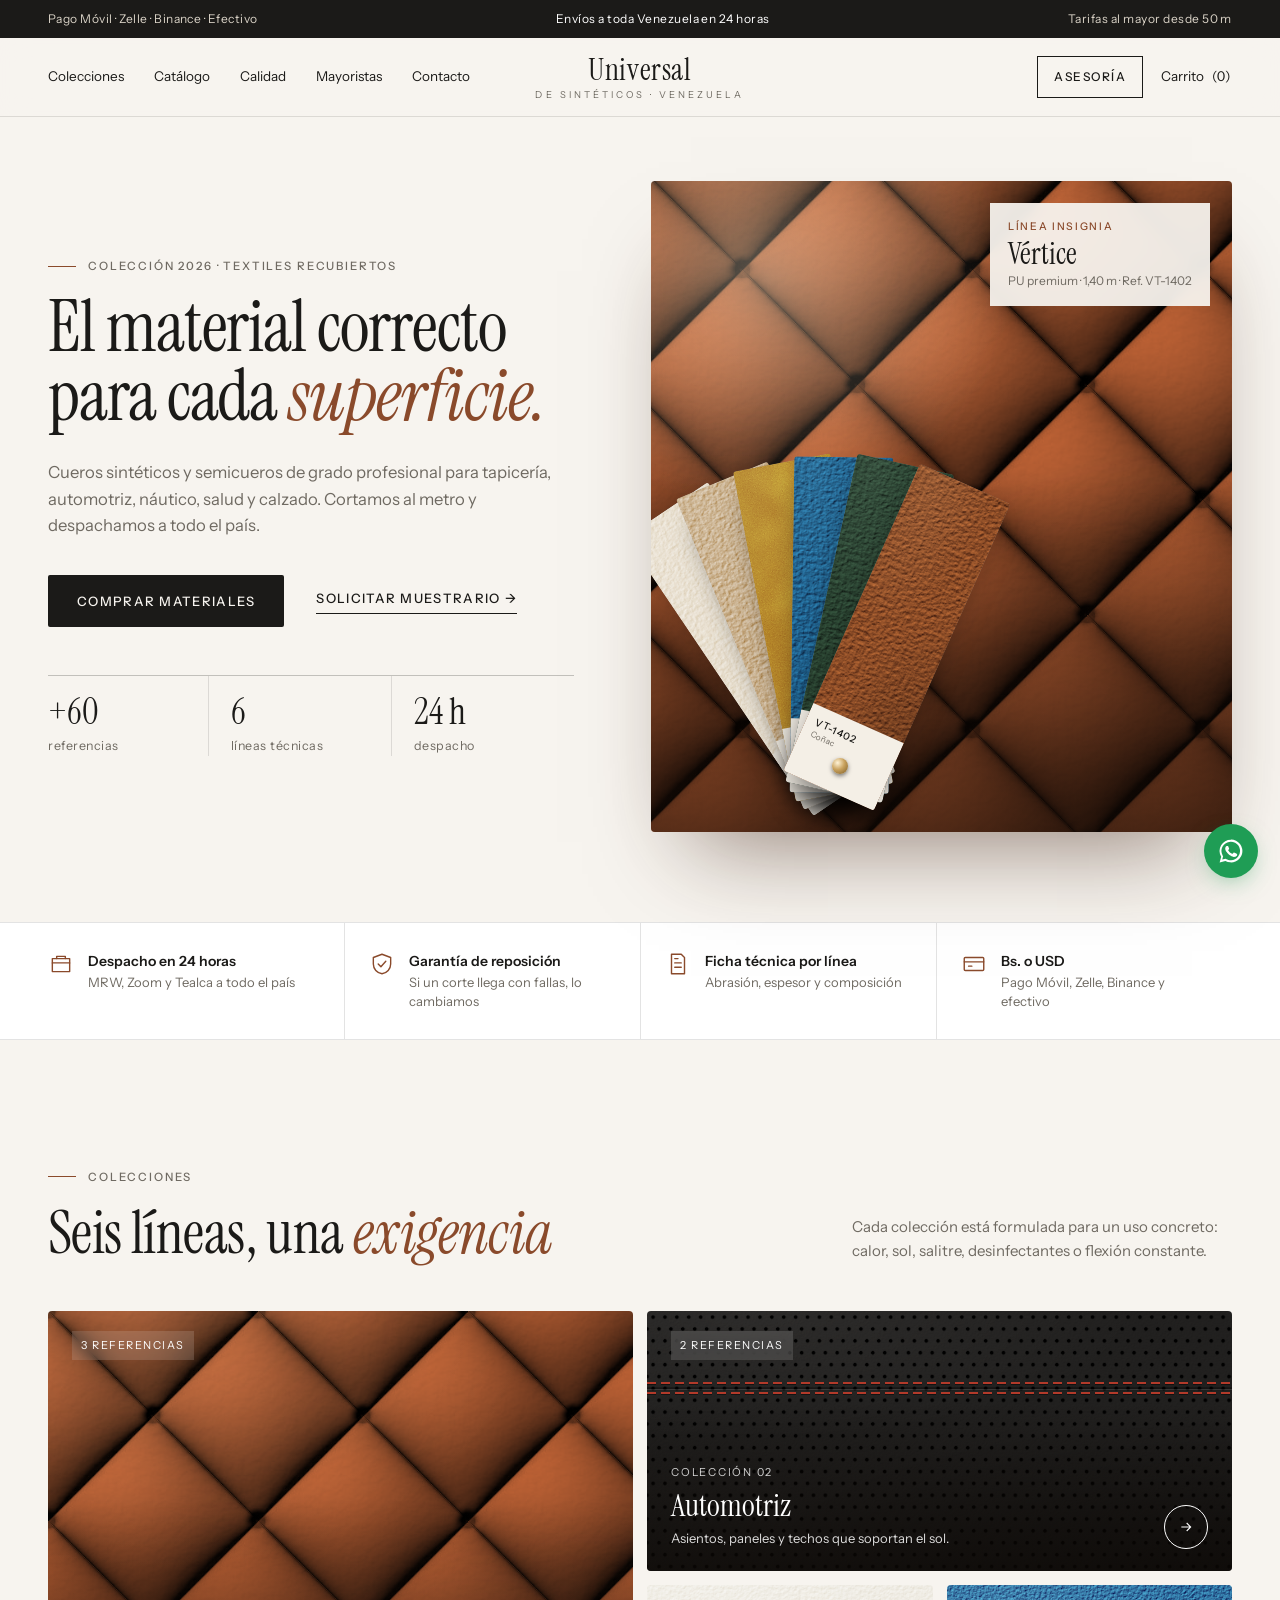
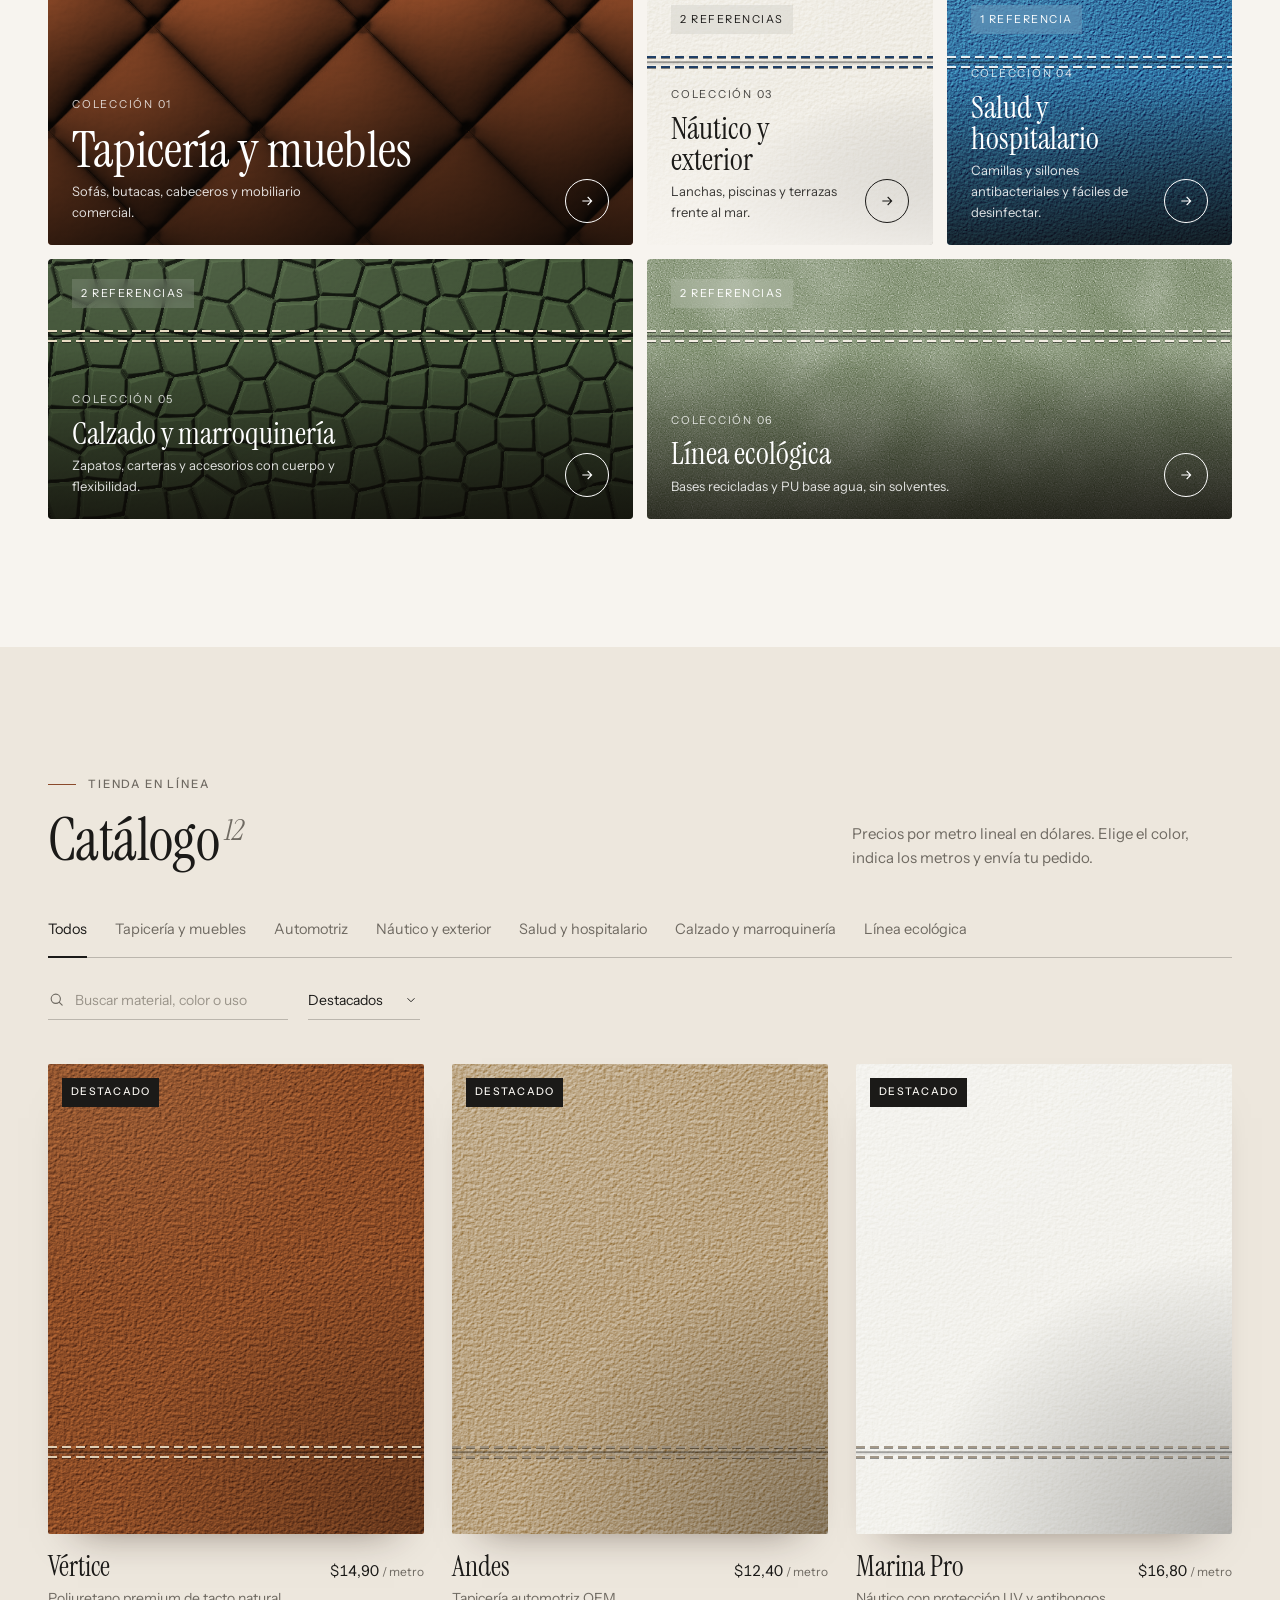
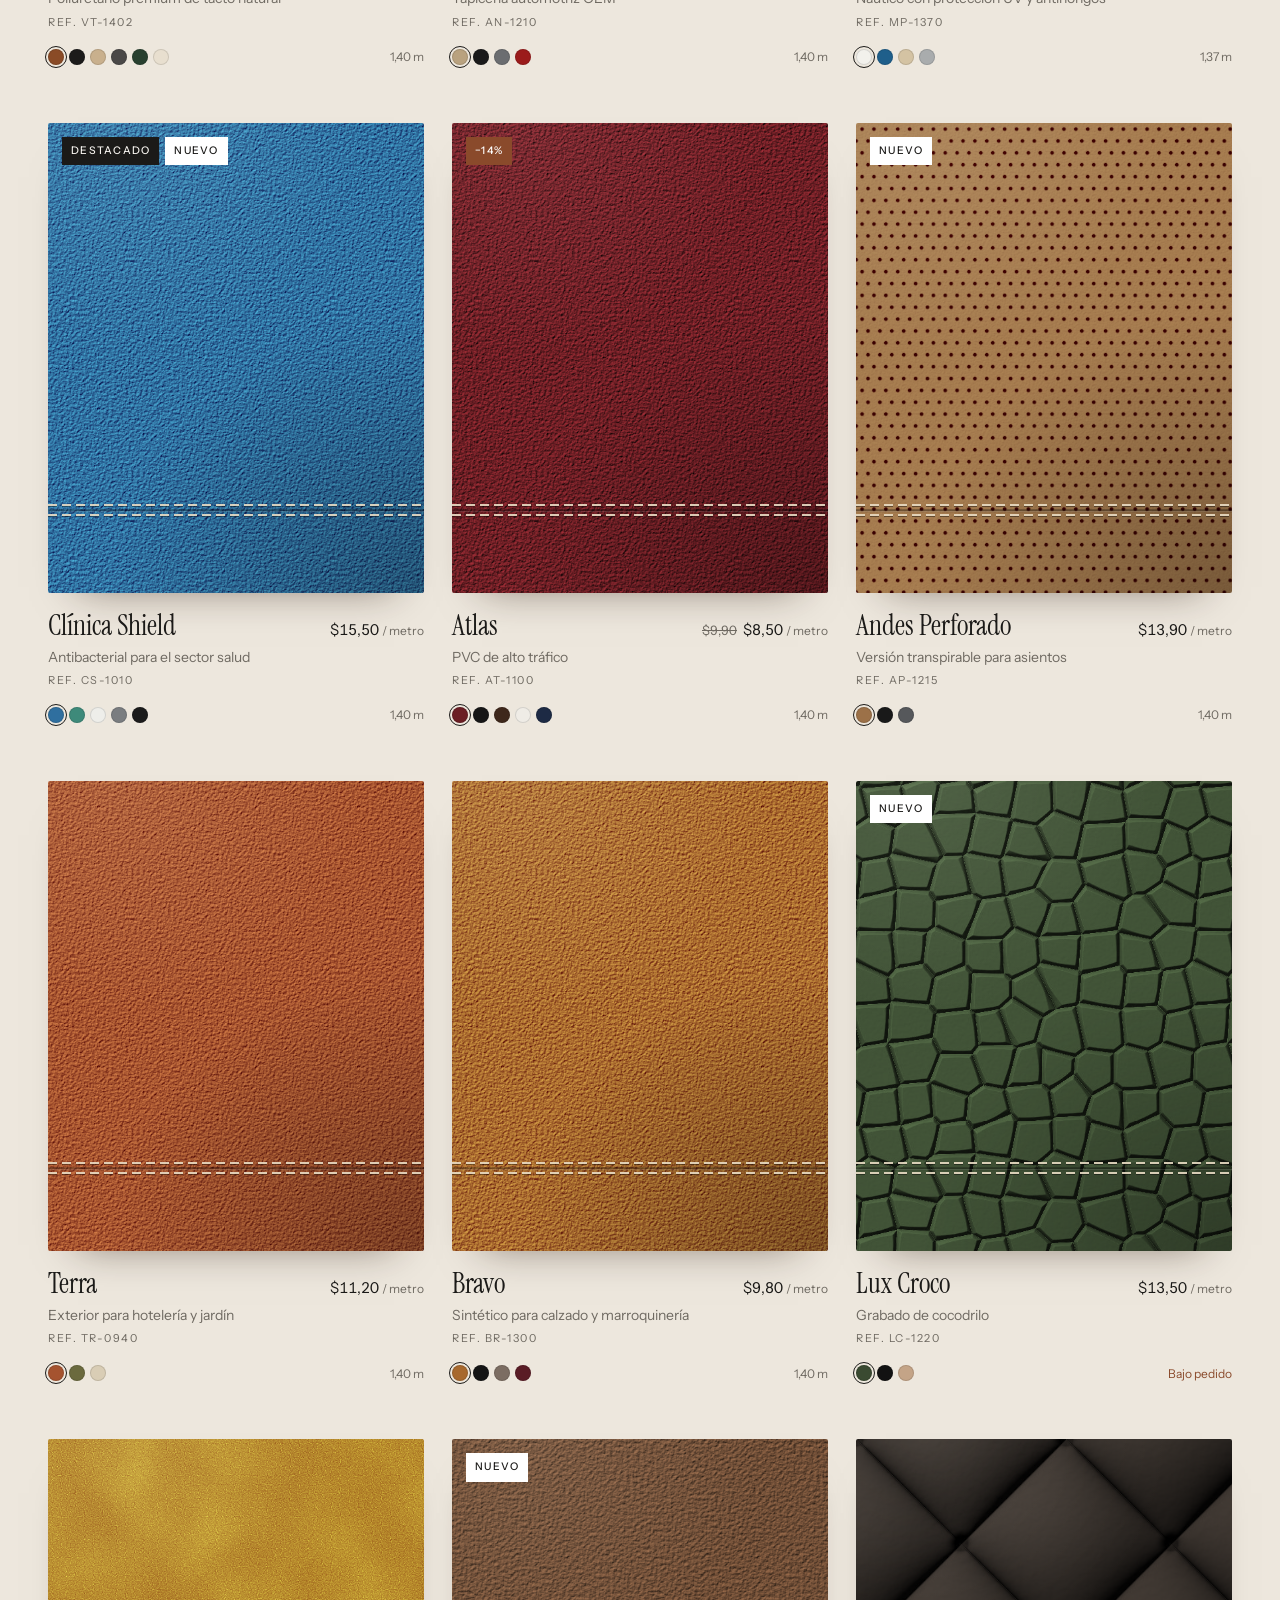
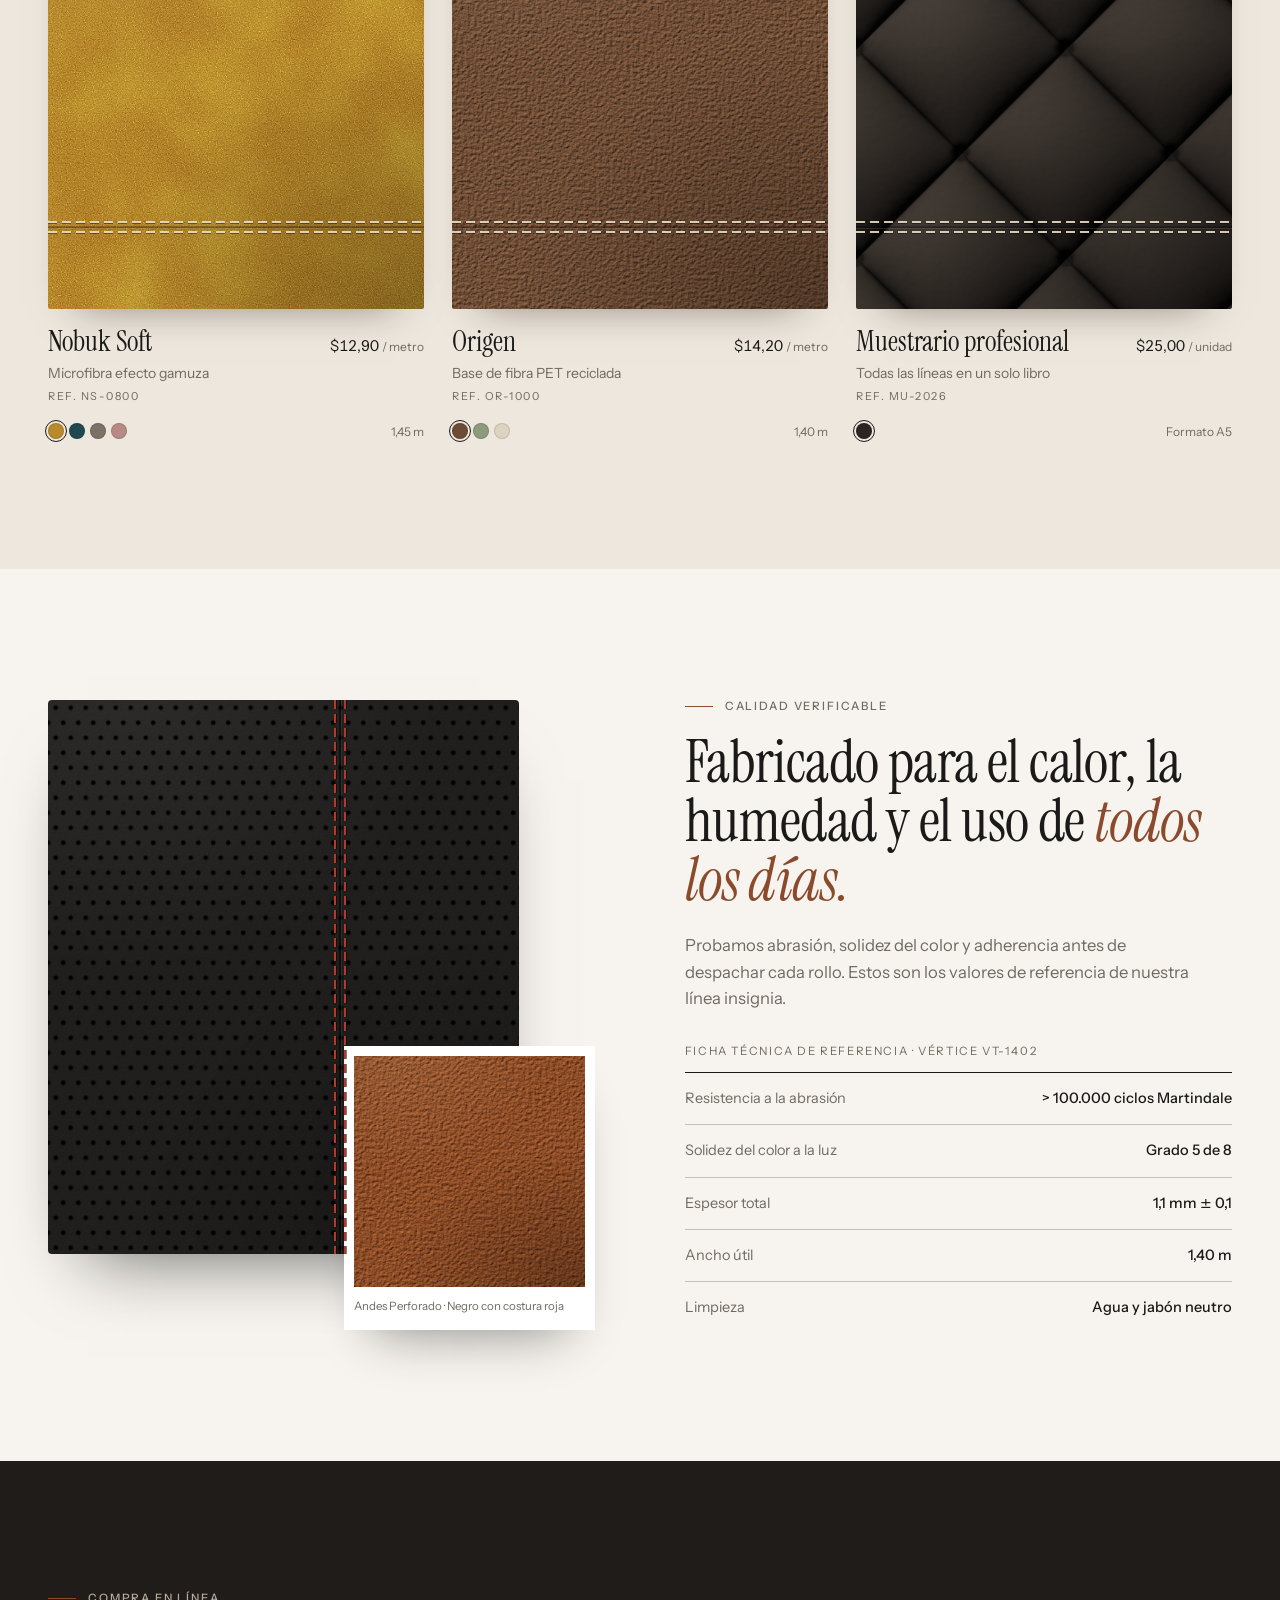
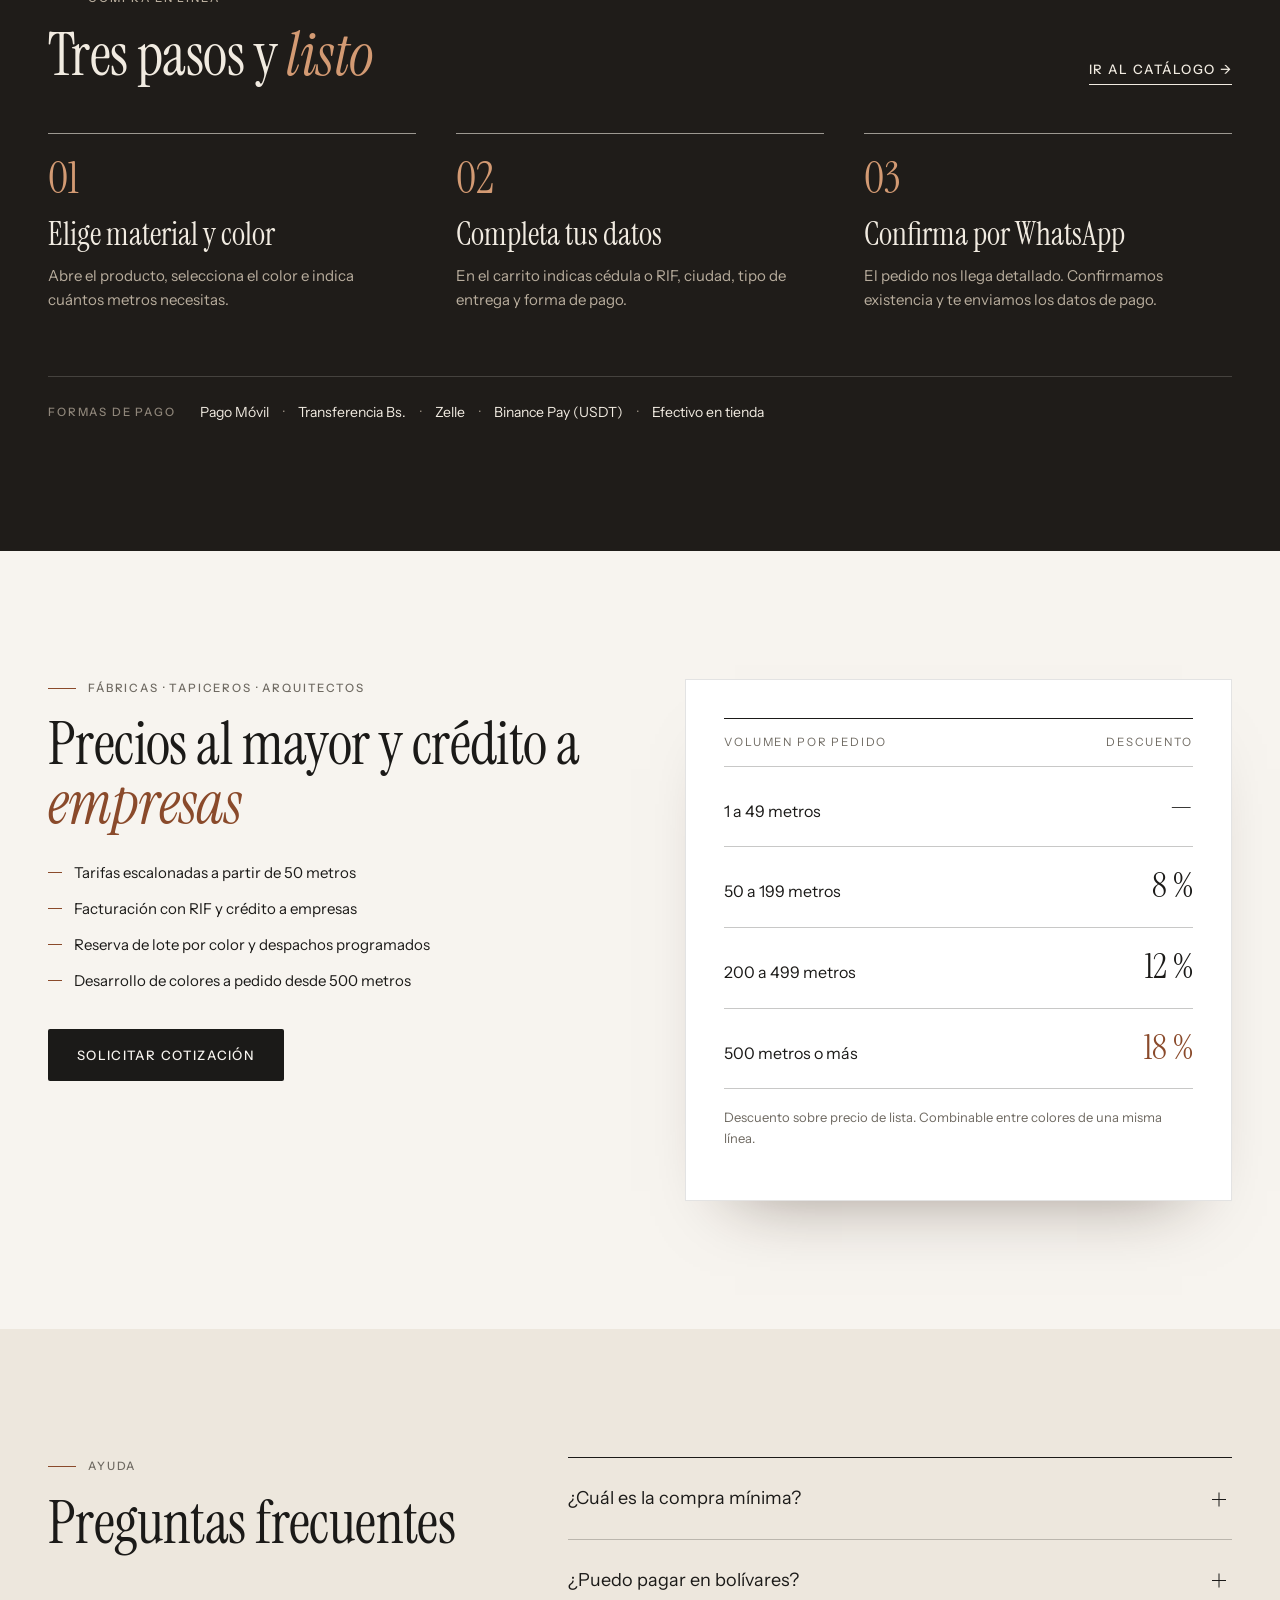
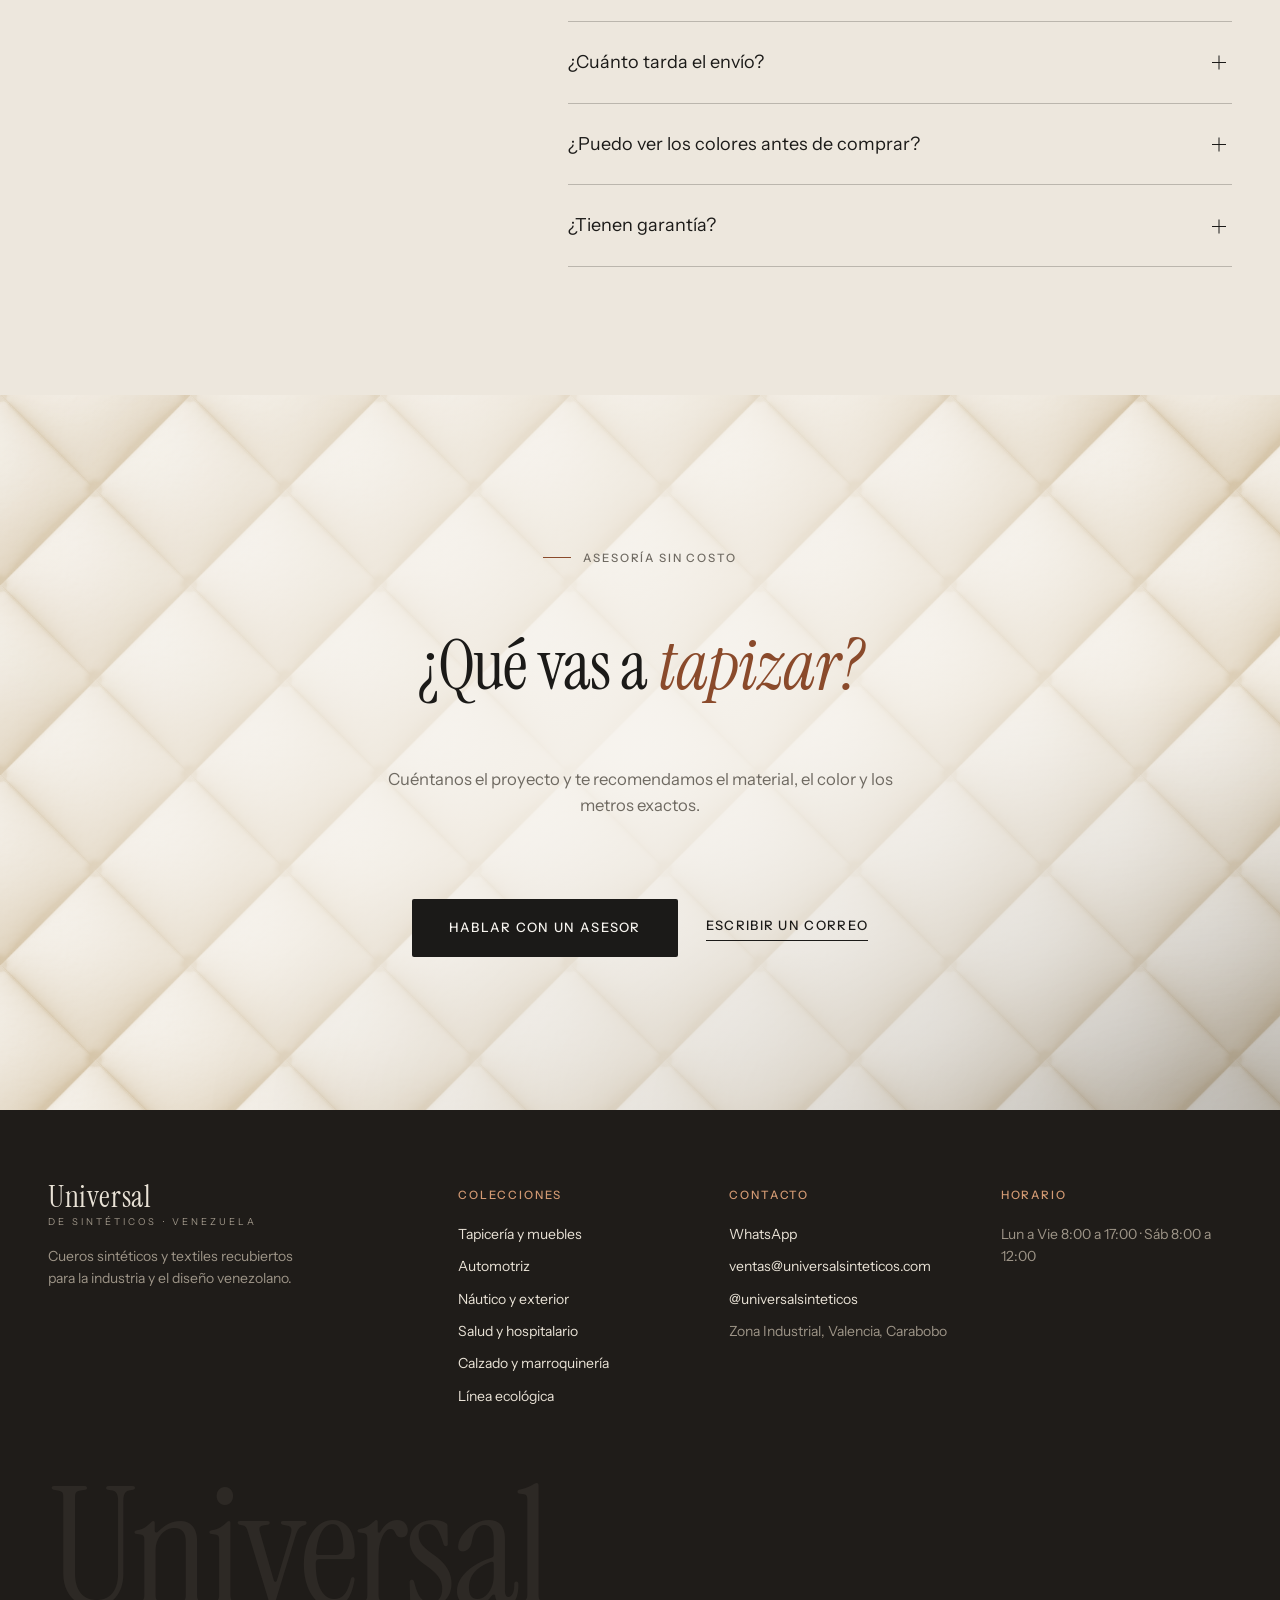
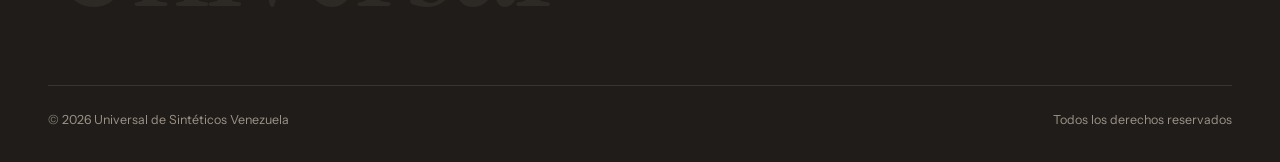
<file: index.html>
<!doctype html>
<html lang="es">
<head>
  <meta charset="utf-8">
  <meta name="viewport" content="width=device-width, initial-scale=1">
  <title>Universal de Sintéticos Venezuela · Cueros sintéticos premium</title>
  <meta name="description" content="Cueros sintéticos, semicueros y textiles recubiertos para tapicería, automotriz, náutico, salud y calzado. Venta al detal y al mayor con envío a toda Venezuela.">
  <meta name="theme-color" content="#f7f4ef">
  <meta property="og:title" content="Universal de Sintéticos Venezuela">
  <meta property="og:description" content="Superficies sintéticas premium para tapicería, automotriz, náutico, salud y calzado. Envíos a toda Venezuela.">
  <link rel="icon" href="assets/img/favicon.svg" type="image/svg+xml">
  <link rel="preconnect" href="https://fonts.googleapis.com">
  <link rel="preconnect" href="https://fonts.gstatic.com" crossorigin>
  <link href="https://fonts.googleapis.com/css2?family=Instrument+Sans:wght@400;500;600&family=Instrument+Serif:ital@0;1&display=swap" rel="stylesheet">
  <link rel="stylesheet" href="assets/css/styles.css">
</head>
<body>

  <!-- ============ BARRA SUPERIOR ============ -->
  <div class="topbar">
    <div class="container topbar__inner">
      <span>Pago Móvil · Zelle · Binance · Efectivo</span>
      <span>Envíos a toda Venezuela en 24 horas</span>
      <span>Tarifas al mayor desde 50 m</span>
    </div>
  </div>

  <!-- ============ NAVEGACIÓN ============ -->
  <header class="nav" id="nav">
    <div class="container nav__inner">
      <nav class="nav__links" id="nav-links">
        <a href="#colecciones">Colecciones</a>
        <a href="#catalogo">Catálogo</a>
        <a href="#calidad">Calidad</a>
        <a href="#mayoristas">Mayoristas</a>
        <a href="#contacto">Contacto</a>
      </nav>
      <button class="icon-btn menu-btn" id="menu-btn" aria-label="Menú"><svg viewBox="0 0 24 24"><path d="M4 9h16M4 15h16"/></svg></button>
      <a href="#inicio" class="brand" aria-label="Universal de Sintéticos — inicio">
        <strong>Universal</strong>
        <small>de Sintéticos · Venezuela</small>
      </a>
      <div class="nav__actions">
        <a class="nav__cta" id="nav-wa" target="_blank" rel="noopener">Asesoría</a>
        <button class="icon-btn cart-btn" id="open-cart" aria-label="Abrir carrito">
          <span class="cart-label">Carrito</span> <span class="cart-count" id="cart-count">0</span>
        </button>
      </div>
    </div>
  </header>

  <main>
    <!-- ============ HERO ============ -->
    <section class="hero" id="inicio">
      <div class="container hero__grid">
        <div class="hero__copy">
          <p class="eyebrow reveal"><span class="eyebrow__line"></span>Colección 2026 · Textiles recubiertos</p>
          <h1 class="display reveal">El material correcto para cada <em>superficie.</em></h1>
          <p class="lead reveal">Cueros sintéticos y semicueros de grado profesional para tapicería, automotriz, náutico, salud y calzado. Cortamos al metro y despachamos a todo el país.</p>
          <div class="hero__cta reveal">
            <a href="#catalogo" class="btn btn--gold">Comprar materiales</a>
            <button class="link" data-product="muestrario">Solicitar muestrario →</button>
          </div>
          <dl class="hero__kpis reveal">
            <div><dt>+60</dt><dd>referencias</dd></div>
            <div><dt>6</dt><dd>líneas técnicas</dd></div>
            <div><dt>24 h</dt><dd>despacho</dd></div>
          </dl>
        </div>

        <div class="hero__stage reveal" aria-hidden="true">
          <div class="stage">
            <div class="stage__backdrop swatch tex-capitone" style="--c:#7a3f22"></div>
            <div class="stage__light"></div>
            <div class="fan" id="fan"></div>
            <div class="stage__tag">
              <span>Línea insignia</span>
              <strong>Vértice</strong>
              <small>PU premium · 1,40 m · Ref. VT-1402</small>
            </div>
          </div>
        </div>
      </div>
    </section>

    <!-- ============ GARANTÍAS ============ -->
    <section class="assure">
      <div class="container assure__grid">
        <div><svg viewBox="0 0 24 24"><path d="M4 7h16v12H4z"/><path d="M8 7V5h8v2M4 11h16"/></svg><p><b>Despacho en 24 horas</b><span>MRW, Zoom y Tealca a todo el país</span></p></div>
        <div><svg viewBox="0 0 24 24"><path d="M12 3 4 6v6c0 4.5 3.4 8.3 8 9 4.6-.7 8-4.5 8-9V6z"/><path d="m8.5 12 2.5 2.5 4.5-5"/></svg><p><b>Garantía de reposición</b><span>Si un corte llega con fallas, lo cambiamos</span></p></div>
        <div><svg viewBox="0 0 24 24"><path d="M6 3h9l3 3v15H6z"/><path d="M9 11h6M9 15h6M9 7h3"/></svg><p><b>Ficha técnica por línea</b><span>Abrasión, espesor y composición</span></p></div>
        <div><svg viewBox="0 0 24 24"><rect x="3" y="6" width="18" height="12" rx="1"/><path d="M3 10h18M7 14h3"/></svg><p><b>Bs. o USD</b><span>Pago Móvil, Zelle, Binance y efectivo</span></p></div>
      </div>
    </section>

    <!-- ============ COLECCIONES ============ -->
    <section class="section" id="colecciones">
      <div class="container">
        <div class="section__head">
          <div>
            <p class="eyebrow"><span class="eyebrow__line"></span>Colecciones</p>
            <h2 class="title">Seis líneas, una <em>exigencia</em></h2>
          </div>
          <p class="muted">Cada colección está formulada para un uso concreto: calor, sol, salitre, desinfectantes o flexión constante.</p>
        </div>
        <div class="bento" id="bento"></div>
      </div>
    </section>

    <!-- ============ CATÁLOGO ============ -->
    <section class="section section--alt" id="catalogo">
      <div class="container">
        <div class="section__head">
          <div>
            <p class="eyebrow"><span class="eyebrow__line"></span>Tienda en línea</p>
            <h2 class="title">Catálogo<span class="count" id="ref-count"></span></h2>
          </div>
          <p class="muted">Precios por metro lineal en dólares. Elige el color, indica los metros y envía tu pedido.</p>
        </div>

        <div class="toolbar">
          <div class="chips" id="filters" role="tablist" aria-label="Filtrar por categoría"></div>
          <div class="toolbar__right">
            <label class="search">
              <svg viewBox="0 0 24 24"><circle cx="11" cy="11" r="6.5"/><path d="m20 20-4-4"/></svg>
              <input type="search" id="search" placeholder="Buscar material, color o uso" autocomplete="off">
            </label>
            <select id="sort" class="select" aria-label="Ordenar">
              <option value="destacados">Destacados</option>
              <option value="precio-asc">Menor precio</option>
              <option value="precio-desc">Mayor precio</option>
              <option value="nombre">A – Z</option>
            </select>
          </div>
        </div>

        <div class="grid" id="product-grid"></div>
        <p class="empty" id="empty" hidden>No encontramos materiales con ese criterio. Prueba con otra palabra o escríbenos por WhatsApp.</p>
      </div>
    </section>

    <!-- ============ CALIDAD ============ -->
    <section class="section" id="calidad">
      <div class="container quality">
        <div class="quality__visual" aria-hidden="true">
          <div class="swatch tex-perforado quality__img" style="--c:#1d1c1b"></div>
          <div class="seam seam--v" style="--thread:#b23a2a"></div>
          <div class="quality__inset">
            <div class="swatch tex-grano" style="--c:#8a4b26"></div>
            <span>Andes Perforado · Negro con costura roja</span>
          </div>
        </div>
        <div>
          <p class="eyebrow"><span class="eyebrow__line"></span>Calidad verificable</p>
          <h2 class="title">Fabricado para el calor, la humedad y el uso de <em>todos los días.</em></h2>
          <p class="lead">Probamos abrasión, solidez del color y adherencia antes de despachar cada rollo. Estos son los valores de referencia de nuestra línea insignia.</p>
          <table class="spec">
            <caption>Ficha técnica de referencia · Vértice VT-1402</caption>
            <tbody>
              <tr><th>Resistencia a la abrasión</th><td>&gt; 100.000 ciclos Martindale</td></tr>
              <tr><th>Solidez del color a la luz</th><td>Grado 5 de 8</td></tr>
              <tr><th>Espesor total</th><td>1,1 mm ± 0,1</td></tr>
              <tr><th>Ancho útil</th><td>1,40 m</td></tr>
              <tr><th>Limpieza</th><td>Agua y jabón neutro</td></tr>
            </tbody>
          </table>
        </div>
      </div>
    </section>

    <!-- ============ CÓMO COMPRAR ============ -->
    <section class="section section--ink" id="como-comprar">
      <div class="container">
        <div class="section__head">
          <div>
            <p class="eyebrow"><span class="eyebrow__line"></span>Compra en línea</p>
            <h2 class="title">Tres pasos y <em>listo</em></h2>
          </div>
          <a href="#catalogo" class="link link--light">Ir al catálogo →</a>
        </div>
        <ol class="steps">
          <li><span>01</span><h3>Elige material y color</h3><p>Abre el producto, selecciona el color e indica cuántos metros necesitas.</p></li>
          <li><span>02</span><h3>Completa tus datos</h3><p>En el carrito indicas cédula o RIF, ciudad, tipo de entrega y forma de pago.</p></li>
          <li><span>03</span><h3>Confirma por WhatsApp</h3><p>El pedido nos llega detallado. Confirmamos existencia y te enviamos los datos de pago.</p></li>
        </ol>
        <div class="payments" id="payments"></div>
      </div>
    </section>

    <!-- ============ MAYORISTAS ============ -->
    <section class="section" id="mayoristas">
      <div class="container wholesale">
        <div>
          <p class="eyebrow"><span class="eyebrow__line"></span>Fábricas · Tapiceros · Arquitectos</p>
          <h2 class="title">Precios al mayor y crédito a <em>empresas</em></h2>
          <ul class="ticks">
            <li>Tarifas escalonadas a partir de 50 metros</li>
            <li>Facturación con RIF y crédito a empresas</li>
            <li>Reserva de lote por color y despachos programados</li>
            <li>Desarrollo de colores a pedido desde 500 metros</li>
          </ul>
          <a class="btn btn--gold" id="wholesale-cta" target="_blank" rel="noopener">Solicitar cotización</a>
        </div>
        <div class="tiers-card">
          <div class="tiers">
            <div class="tiers__head"><span>Volumen por pedido</span><span>Descuento</span></div>
            <div class="tier"><span>1 a 49 metros</span><strong>—</strong></div>
            <div class="tier"><span>50 a 199 metros</span><strong>8 %</strong></div>
            <div class="tier"><span>200 a 499 metros</span><strong>12 %</strong></div>
            <div class="tier tier--hi"><span>500 metros o más</span><strong>18 %</strong></div>
          </div>
          <p class="tiers__note">Descuento sobre precio de lista. Combinable entre colores de una misma línea.</p>
        </div>
      </div>
    </section>

    <!-- ============ FAQ ============ -->
    <section class="section section--alt" id="faq">
      <div class="container faq-wrap">
        <div>
          <p class="eyebrow"><span class="eyebrow__line"></span>Ayuda</p>
          <h2 class="title">Preguntas frecuentes</h2>
        </div>
        <div class="faq">
          <details><summary>¿Cuál es la compra mínima?</summary><p>Vendemos desde 1 metro lineal por color. El rollo estándar mide 1,40 m de ancho; para un sofá de tres puestos suelen bastar entre 8 y 10 metros.</p></details>
          <details><summary>¿Puedo pagar en bolívares?</summary><p>Sí. Aceptamos Pago Móvil y transferencia en bolívares a la tasa oficial del día, además de Zelle, Binance Pay y efectivo.</p></details>
          <details><summary>¿Cuánto tarda el envío?</summary><p>Despachamos al siguiente día hábil después de confirmar el pago. La entrega por MRW, Zoom o Tealca tarda de 1 a 3 días hábiles según la ciudad.</p></details>
          <details><summary>¿Puedo ver los colores antes de comprar?</summary><p>Pide nuestro muestrario profesional con más de 60 muestras. Su valor se reembolsa como crédito en tu primera compra mayor a 50 metros.</p></details>
          <details><summary>¿Tienen garantía?</summary><p>Todos nuestros materiales tienen garantía contra defectos de fabricación. Si un corte llega con fallas, lo reponemos sin costo.</p></details>
        </div>
      </div>
    </section>

    <!-- ============ CTA FINAL ============ -->
    <section class="cta-final" id="contacto">
      <div class="cta-final__bg swatch tex-capitone" style="--c:#e6dccb" aria-hidden="true"></div>
      <div class="container cta-final__inner">
        <p class="eyebrow"><span class="eyebrow__line"></span>Asesoría sin costo</p>
        <h2 class="display display--sm">¿Qué vas a <em>tapizar?</em></h2>
        <p class="lead">Cuéntanos el proyecto y te recomendamos el material, el color y los metros exactos.</p>
        <div class="cta-final__actions">
          <a class="btn btn--gold btn--lg" id="contact-cta" target="_blank" rel="noopener">Hablar con un asesor</a>
          <a class="link" id="contact-mail">Escribir un correo</a>
        </div>
      </div>
    </section>
  </main>

  <!-- ============ FOOTER ============ -->
  <footer class="footer">
    <div class="container">
      <div class="footer__grid">
        <div>
          <a href="#inicio" class="brand"><strong>Universal</strong><small>de Sintéticos · Venezuela</small></a>
          <p class="footer__about">Cueros sintéticos y textiles recubiertos para la industria y el diseño venezolano.</p>
        </div>
        <div><h4>Colecciones</h4><ul id="footer-cats"></ul></div>
        <div><h4>Contacto</h4><ul id="footer-contact"></ul></div>
        <div><h4>Horario</h4><p id="footer-hours" style="margin:0"></p></div>
      </div>
      <p class="footer__big" aria-hidden="true">Universal</p>
      <div class="footer__bottom"><span><span id="year"></span> Universal de Sintéticos Venezuela</span><span>Todos los derechos reservados</span></div>
    </div>
  </footer>

  <!-- ============ WHATSAPP FLOTANTE ============ -->
  <a class="wa-float" id="wa-float" target="_blank" rel="noopener" aria-label="Escríbenos por WhatsApp">
    <svg viewBox="0 0 32 32"><path fill="currentColor" d="M16 3a13 13 0 0 0-11.2 19.6L3 29l6.6-1.7A13 13 0 1 0 16 3Zm0 23.6c-2 0-4-.6-5.7-1.6l-.4-.2-3.9 1 1-3.8-.3-.4A10.6 10.6 0 1 1 16 26.6Zm5.8-7.9c-.3-.2-1.9-.9-2.2-1-.3-.1-.5-.2-.7.2l-1 1.2c-.2.2-.4.2-.7.1a8.7 8.7 0 0 1-4.3-3.8c-.3-.6.3-.5.9-1.7.1-.2 0-.4 0-.6l-1-2.4c-.3-.6-.5-.5-.7-.5h-.6c-.2 0-.6.1-.9.4-.3.3-1.2 1.1-1.2 2.8s1.2 3.2 1.4 3.5c.2.2 2.4 3.6 5.8 5 2.1.9 3 1 4 .8.7-.1 1.9-.8 2.2-1.5.3-.7.3-1.4.2-1.5l-.4-.3Z"/></svg>
  </a>

  <!-- ============ MODAL PRODUCTO ============ -->
  <div class="modal" id="product-modal" aria-hidden="true">
    <div class="modal__backdrop" data-close></div>
    <div class="modal__panel" role="dialog" aria-modal="true" aria-labelledby="pm-title">
      <button class="icon-btn modal__close" data-close aria-label="Cerrar"><svg viewBox="0 0 24 24"><path d="M6 6l12 12M18 6 6 18"/></svg></button>
      <div class="pm">
        <div class="pm__media"><div class="swatch swatch--xl" id="pm-swatch"></div><div class="seam seam--h" id="pm-seam"></div><span class="pm__color-name" id="pm-color-name"></span><span class="pm__ref" id="pm-ref"></span></div>
        <div class="pm__info">
          <p class="eyebrow" id="pm-cat"></p>
          <h3 class="pm__title" id="pm-title"></h3>
          <p class="muted" id="pm-line"></p>
          <div class="pm__price" id="pm-price"></div>
          <p id="pm-desc"></p>
          <div class="pm__block">
            <span class="label">Color — <strong id="pm-color-label"></strong></span>
            <div class="colors" id="pm-colors"></div>
          </div>
          <div class="pm__block pm__buy">
            <div class="qty">
              <button type="button" id="pm-minus" aria-label="Menos">−</button>
              <input type="number" id="pm-qty" min="1" step="0.5" value="1" inputmode="decimal" aria-label="Cantidad">
              <span class="qty__unit" id="pm-unit">m</span>
              <button type="button" id="pm-plus" aria-label="Más">+</button>
            </div>
            <button class="btn btn--gold btn--block" id="pm-add">Agregar al carrito</button>
          </div>
          <p class="pm__subtotal" id="pm-subtotal"></p>
          <dl class="specs" id="pm-specs"></dl>
          <div class="tags" id="pm-tags"></div>
        </div>
      </div>
    </div>
  </div>

  <!-- ============ CARRITO ============ -->
  <aside class="drawer" id="cart" aria-hidden="true">
    <div class="drawer__backdrop" data-close-cart></div>
    <div class="drawer__panel" role="dialog" aria-modal="true" aria-labelledby="cart-title">
      <div class="drawer__head">
        <h3 id="cart-title">Tu pedido</h3>
        <button class="icon-btn" data-close-cart aria-label="Cerrar carrito"><svg viewBox="0 0 24 24"><path d="M6 6l12 12M18 6 6 18"/></svg></button>
      </div>

      <div class="drawer__body">
        <div id="cart-step-items">
          <ul class="cart-list" id="cart-list"></ul>
          <div class="cart-empty" id="cart-empty">
            <p>Tu carrito está vacío</p>
            <span>Explora el catálogo y elige tus materiales.</span>
            <button class="btn btn--ghost" data-close-cart>Ver catálogo</button>
          </div>
        </div>

        <form id="checkout" class="checkout" hidden novalidate>
          <button type="button" class="link-back" id="back-to-cart">← Volver al carrito</button>
          <div class="field"><label for="c-nombre">Nombre o razón social</label><input id="c-nombre" name="nombre" required autocomplete="name"></div>
          <div class="field-row">
            <div class="field"><label for="c-doc">Cédula o RIF</label><input id="c-doc" name="doc" required placeholder="V-12345678"></div>
            <div class="field"><label for="c-tel">Teléfono</label><input id="c-tel" name="tel" required type="tel" autocomplete="tel" placeholder="0414-0000000"></div>
          </div>
          <div class="field"><label for="c-ciudad">Ciudad y estado</label><input id="c-ciudad" name="ciudad" required placeholder="Valencia, Carabobo"></div>
          <div class="field"><label for="c-entrega">Entrega</label><select id="c-entrega" name="entrega" class="select"></select></div>
          <div class="field" id="c-dir-wrap"><label for="c-dir">Dirección u oficina de envío</label><input id="c-dir" name="dir" placeholder="Oficina MRW o dirección exacta"></div>
          <fieldset class="field"><legend>Forma de pago</legend><div class="pay-options" id="c-pagos"></div></fieldset>
          <div class="field"><label for="c-notas">Notas (opcional)</label><textarea id="c-notas" name="notas" rows="2" placeholder="Ej. necesito factura, corte en piezas de 2 m"></textarea></div>
          <p class="form-error" id="form-error" hidden>Completa los campos marcados para continuar.</p>
        </form>
      </div>

      <div class="drawer__foot" id="cart-foot" hidden>
        <div class="totals">
          <div><span>Subtotal</span><strong id="cart-subtotal"></strong></div>
          <div class="muted" id="cart-ship-note"></div>
          <div class="muted" id="cart-bs"></div>
        </div>
        <button class="btn btn--gold btn--block" id="to-checkout">Continuar</button>
        <button class="btn btn--wa btn--block" id="send-order" hidden>
          <svg viewBox="0 0 32 32"><path fill="currentColor" d="M16 3a13 13 0 0 0-11.2 19.6L3 29l6.6-1.7A13 13 0 1 0 16 3Z"/></svg>
          Enviar pedido por WhatsApp
        </button>
        <p class="tiny muted">Confirmamos existencia y datos de pago antes de cobrar.</p>
      </div>
    </div>
  </aside>

  <div class="toast" id="toast" role="status" aria-live="polite"></div>

  <script src="assets/js/config.js"></script>
  <script src="assets/js/productos.js"></script>
  <script src="assets/js/app.js"></script>
</body>
</html>
</file>
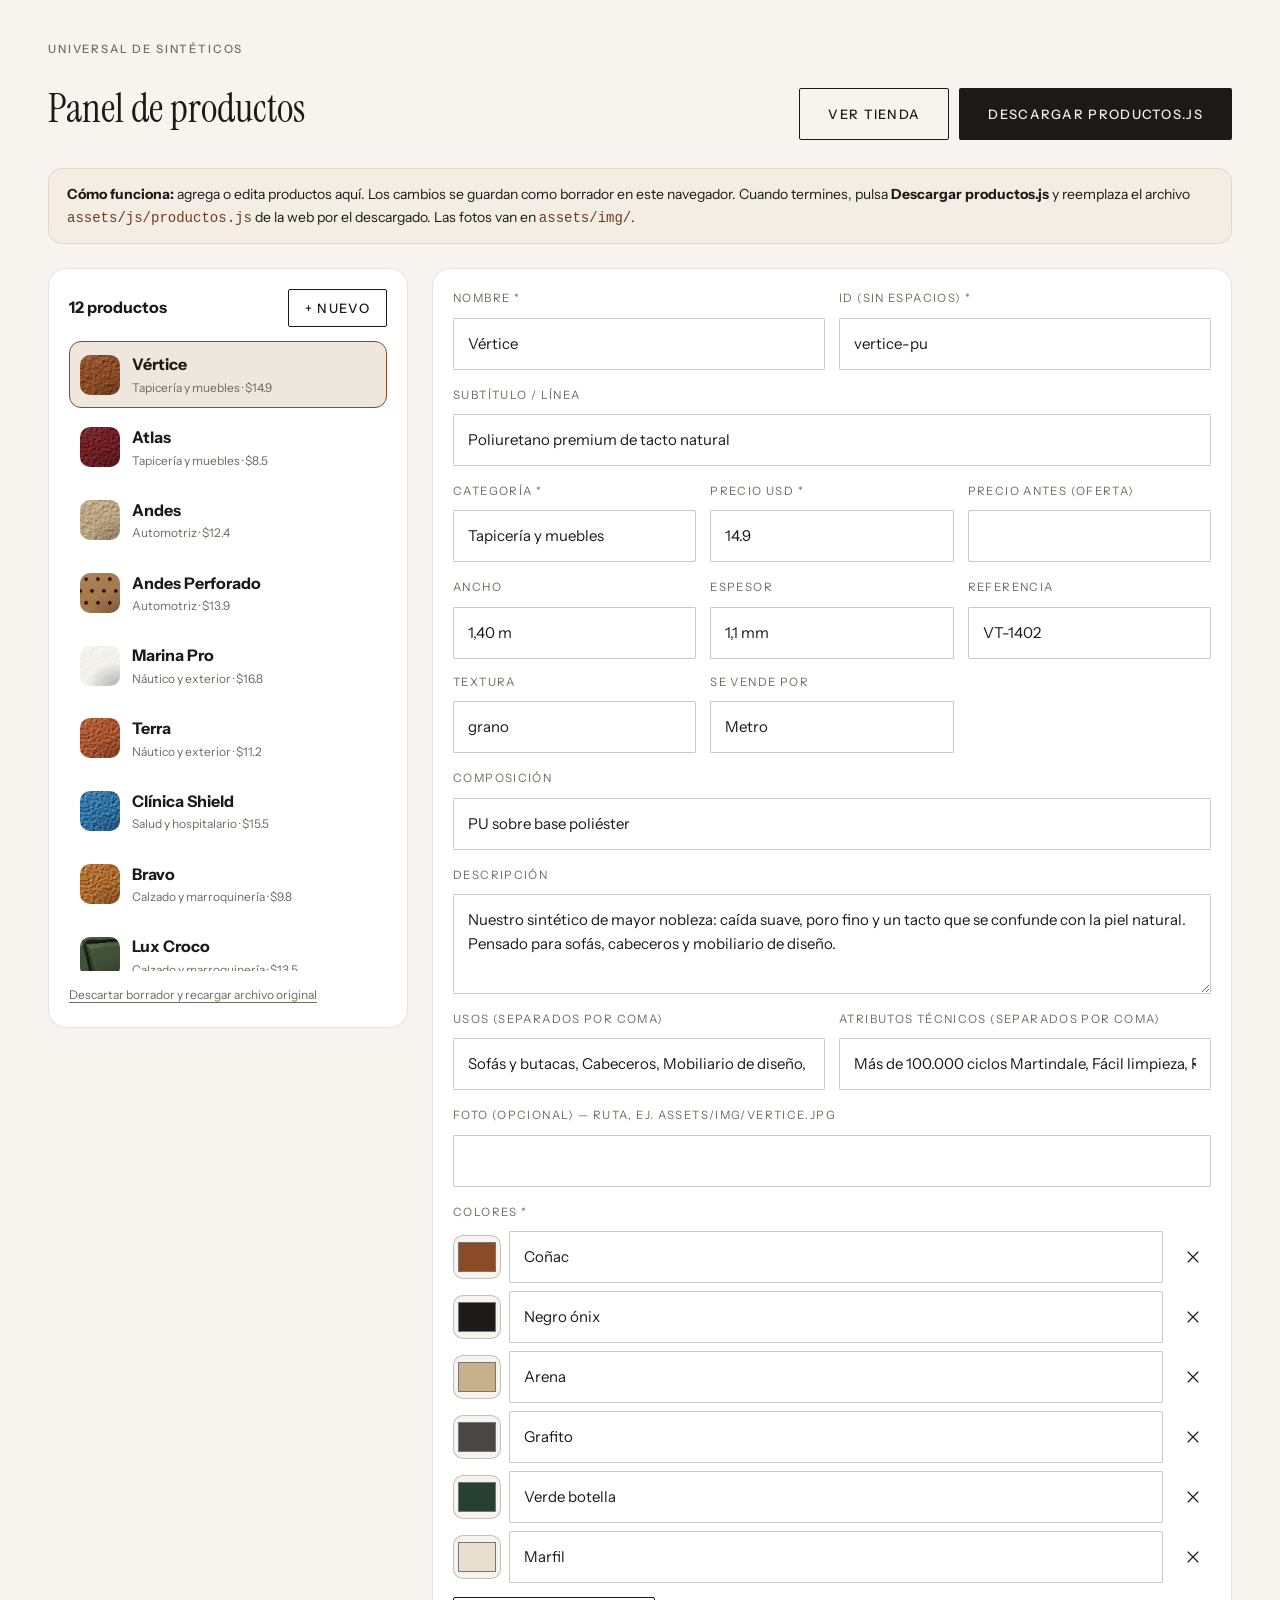
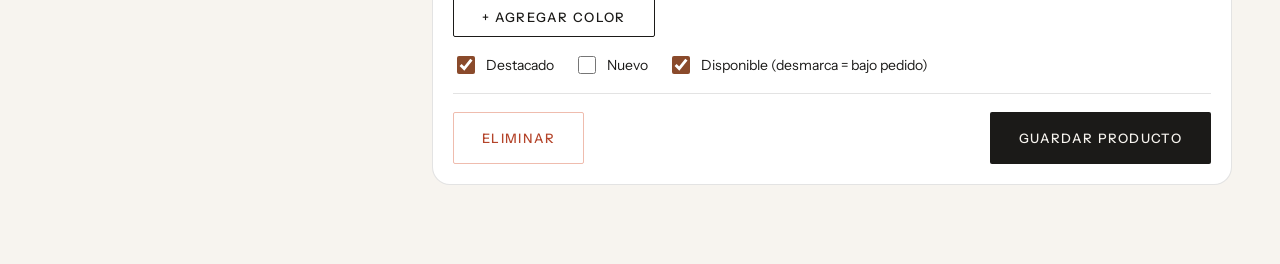
<file: admin.html>
<!doctype html>
<html lang="es">
<head>
  <meta charset="utf-8">
  <meta name="viewport" content="width=device-width, initial-scale=1">
  <meta name="robots" content="noindex, nofollow">
  <title>Panel de productos · Universal</title>
  <link rel="icon" href="assets/img/favicon.svg" type="image/svg+xml">
  <link href="https://fonts.googleapis.com/css2?family=Instrument+Sans:wght@400;500;600&family=Instrument+Serif:ital@0;1&display=swap" rel="stylesheet">
  <link rel="stylesheet" href="assets/css/styles.css">
  <style>
    body { background: var(--bg); }
    .admin { padding: 40px 0 80px; }
    .admin__head { display: flex; justify-content: space-between; align-items: end; gap: 20px; flex-wrap: wrap; margin-bottom: 28px; }
    .admin__head h1 { font-family: var(--serif); font-weight: 400; font-size: 40px; margin: 0; }
    .admin__layout { display: grid; grid-template-columns: 360px 1fr; gap: 24px; align-items: start; }
    .panel { background: var(--bg-2); border: 1px solid var(--line); border-radius: 18px; padding: 20px; }
    .plist { list-style: none; margin: 0; padding: 0; display: grid; gap: 6px; max-height: 70vh; overflow: auto; }
    .plist button { width: 100%; display: flex; align-items: center; gap: 12px; padding: 10px; border-radius: 12px; text-align: left; border: 1px solid transparent; }
    .plist button:hover { background: var(--bg-3); }
    .plist button.active { border-color: var(--gold); background: var(--bg-3); }
    .plist .swatch--sm { width: 40px; height: 40px; border-radius: 10px; flex: none; }
    .plist small { display: block; color: var(--muted); font-size: 12px; }
    .form { display: grid; gap: 16px; }
    .grid2 { display: grid; grid-template-columns: 1fr 1fr; gap: 14px; }
    .grid3 { display: grid; grid-template-columns: 1fr 1fr 1fr; gap: 14px; }
    .checks { display: flex; gap: 20px; flex-wrap: wrap; }
    .checks label { display: flex; gap: 8px; align-items: center; font-size: 14px; }
    .checks input { accent-color: var(--gold); width: 18px; height: 18px; }
    .crow { display: grid; grid-template-columns: 48px 1fr 40px; gap: 8px; align-items: center; margin-bottom: 8px; }
    .crow input[type=color] { width: 48px; height: 44px; padding: 2px; border-radius: 10px; border: 1px solid var(--line-2); background: var(--bg); }
    .actions { display: flex; gap: 10px; flex-wrap: wrap; justify-content: space-between; border-top: 1px solid var(--line); padding-top: 18px; }
    .help { font-size: 13px; color: var(--muted); margin: 0; }
    .note { background: rgba(201,164,106,.08); border: 1px solid rgba(201,164,106,.3); border-radius: 14px; padding: 14px 18px; font-size: 14px; margin-bottom: 24px; }
    .note code { color: var(--gold-2); }
    .btn--danger { border: 1px solid rgba(224,122,95,.5); color: var(--danger); }
    @media (max-width: 900px) { .admin__layout { grid-template-columns: 1fr; } .grid3, .grid2 { grid-template-columns: 1fr; } }
  </style>
</head>
<body>
  <div class="container admin">
    <div class="admin__head">
      <div>
        <p class="eyebrow">Universal de Sintéticos</p>
        <h1>Panel de productos</h1>
      </div>
      <div style="display:flex;gap:10px;flex-wrap:wrap">
        <a href="index.html" class="btn btn--ghost">Ver tienda</a>
        <button class="btn btn--gold" id="download">Descargar productos.js</button>
      </div>
    </div>

    <div class="note">
      <strong>Cómo funciona:</strong> agrega o edita productos aquí. Los cambios se guardan como borrador en este navegador.
      Cuando termines, pulsa <strong>Descargar productos.js</strong> y reemplaza el archivo <code>assets/js/productos.js</code> de la web por el descargado.
      Las fotos van en <code>assets/img/</code>.
    </div>

    <div class="admin__layout">
      <aside class="panel">
        <div style="display:flex;justify-content:space-between;align-items:center;margin-bottom:14px">
          <strong id="count"></strong>
          <button class="btn btn--ghost" style="height:38px;padding:0 16px" id="new">+ Nuevo</button>
        </div>
        <ul class="plist" id="plist"></ul>
        <button class="remove" id="reset" style="margin-top:14px">Descartar borrador y recargar archivo original</button>
      </aside>

      <section class="panel">
        <form class="form" id="form" novalidate>
          <div class="grid2">
            <div class="field"><label>Nombre *</label><input name="nombre" required></div>
            <div class="field"><label>ID (sin espacios) *</label><input name="id" required pattern="[a-z0-9-]+" placeholder="se genera del nombre"></div>
          </div>
          <div class="field"><label>Subtítulo / línea</label><input name="linea"></div>
          <div class="grid3">
            <div class="field"><label>Categoría *</label><select name="categoria" class="select" id="f-cat"></select></div>
            <div class="field"><label>Precio USD *</label><input name="precio" type="number" step="0.01" min="0" required></div>
            <div class="field"><label>Precio antes (oferta)</label><input name="precioAntes" type="number" step="0.01" min="0"></div>
          </div>
          <div class="grid3">
            <div class="field"><label>Ancho</label><input name="ancho" placeholder="1,40 m"></div>
            <div class="field"><label>Espesor</label><input name="espesor" placeholder="1,0 mm"></div>
            <div class="field"><label>Referencia</label><input name="ref" placeholder="VT-1402"></div>
            <div class="field"><label>Textura</label><select name="textura" class="select"><option>grano</option><option>liso</option><option>gamuza</option><option>croco</option><option>perforado</option><option>capitone</option></select></div>
            <div class="field"><label>Se vende por</label><select name="unidad" class="select"><option value="">Metro</option><option value="unidad">Unidad</option></select></div>
          </div>
          <div class="field"><label>Composición</label><input name="composicion"></div>
          <div class="field"><label>Descripción</label><textarea name="descripcion" rows="3"></textarea></div>
          <div class="grid2">
            <div class="field"><label>Usos (separados por coma)</label><input name="usos"></div>
            <div class="field"><label>Atributos técnicos (separados por coma)</label><input name="atributos"></div>
          </div>
          <div class="field"><label>Foto (opcional) — ruta, ej. assets/img/vertice.jpg</label><input name="imagen"></div>
          <div class="field">
            <label>Colores *</label>
            <div id="colors"></div>
            <button type="button" class="btn btn--ghost" style="height:40px;justify-self:start" id="add-color">+ Agregar color</button>
          </div>
          <div class="checks">
            <label><input type="checkbox" name="destacado"> Destacado</label>
            <label><input type="checkbox" name="nuevo"> Nuevo</label>
            <label><input type="checkbox" name="stock" checked> Disponible (desmarca = bajo pedido)</label>
          </div>
          <p class="form-error" id="err" hidden></p>
          <div class="actions">
            <button type="button" class="btn btn--danger" id="del">Eliminar</button>
            <button type="submit" class="btn btn--gold">Guardar producto</button>
          </div>
        </form>
      </section>
    </div>
  </div>
  <div class="toast" id="toast"></div>

  <script src="assets/js/config.js"></script>
  <script src="assets/js/productos.js"></script>
  <script src="assets/js/admin.js"></script>
</body>
</html>
</file>
<file: assets/css/styles.css>
/* =========================================================================
   Universal de Sintéticos Venezuela — hoja de estilos
   Estética editorial clara: papel marfil, tinta y un acento coñac.
   ========================================================================= */
:root {
  --bg: #f7f4ef;          /* papel */
  --bg-2: #ffffff;        /* superficies */
  --bg-3: #ede7dd;        /* piedra */
  --ink: #1b1a18;
  --text: #1b1a18;
  --muted: #6f6a62;
  --line: rgba(27, 26, 24, .12);
  --line-2: rgba(27, 26, 24, .24);
  --gold: #8a4a2b;        /* acento coñac (nombre conservado por compatibilidad) */
  --gold-2: #6e3a21;
  --wa: #1f9d55;
  --danger: #b4442a;
  --radius: 4px;
  --radius-sm: 2px;
  --ease: cubic-bezier(.2, .7, .2, 1);
  --serif: "Instrument Serif", "Times New Roman", serif;
  --sans: "Instrument Sans", system-ui, -apple-system, "Segoe UI", Roboto, sans-serif;
  --grain: url("data:image/svg+xml,%3Csvg xmlns='http://www.w3.org/2000/svg' width='180' height='180'%3E%3Cfilter id='n'%3E%3CfeTurbulence type='fractalNoise' baseFrequency='.85' numOctaves='3' stitchTiles='stitch'/%3E%3CfeColorMatrix values='0 0 0 0 0 0 0 0 0 0 0 0 0 0 0 0 0 0 .5 0'/%3E%3C/filter%3E%3Crect width='100%25' height='100%25' filter='url(%23n)'/%3E%3C/svg%3E");
  color-scheme: light;
}

*, *::before, *::after { box-sizing: border-box; }
[hidden] { display: none !important; }
html { scroll-behavior: smooth; -webkit-text-size-adjust: 100%; }
body {
  margin: 0; background: var(--bg); color: var(--text);
  font: 400 16px/1.6 var(--sans); -webkit-font-smoothing: antialiased;
  overflow-x: hidden;
}
body.lock { overflow: hidden; }
img, svg { display: block; max-width: 100%; }
a { color: inherit; text-decoration: none; }
button, input, select, textarea { font: inherit; color: inherit; }
button { cursor: pointer; background: none; border: 0; padding: 0; }
:focus-visible { outline: 2px solid var(--gold); outline-offset: 3px; }
::selection { background: var(--gold); color: #fff; }

.container { width: min(1280px, 100% - 32px); margin-inline: auto; }
@media (min-width: 900px) { .container { width: min(1280px, 100% - 96px); } }
.muted { color: var(--muted); }
.tiny { font-size: 12px; margin: 12px 0 0; text-align: center; }

/* ---------- Tipografía ---------- */
.eyebrow {
  font-size: 11.5px; letter-spacing: .16em; text-transform: uppercase;
  color: var(--muted); margin: 0 0 18px; font-weight: 500;
}
.display {
  font-family: var(--serif); font-weight: 400; letter-spacing: -.015em;
  font-size: clamp(48px, 7.4vw, 112px); line-height: .96; margin: 0 0 28px;
}
.display em { font-style: italic; color: var(--gold); }
.display--sm { font-size: clamp(40px, 5.4vw, 76px); }
.title {
  font-family: var(--serif); font-weight: 400; letter-spacing: -.01em;
  font-size: clamp(38px, 4.6vw, 64px); line-height: 1; margin: 0;
}
.title em { font-style: italic; color: var(--gold); }
.lead { font-size: clamp(16px, 1.3vw, 18px); color: var(--muted); max-width: 46ch; margin: 0 0 36px; }

/* ---------- Botones ---------- */
.btn {
  display: inline-flex; align-items: center; justify-content: center; gap: 10px;
  height: 52px; padding: 0 28px; border-radius: var(--radius-sm);
  font-weight: 500; font-size: 13px; letter-spacing: .1em; text-transform: uppercase;
  transition: background .25s, color .25s, border-color .25s;
  white-space: nowrap; border: 1px solid transparent;
}
.btn--gold { background: var(--ink); color: var(--bg); }
.btn--gold:hover { background: var(--gold); }
.btn--ghost { border-color: var(--ink); color: var(--ink); }
.btn--ghost:hover { background: var(--ink); color: var(--bg); }
.btn--wa { background: var(--wa); color: #fff; }
.btn--wa:hover { background: #18854a; }
.btn--wa svg { width: 18px; }
.btn--block { width: 100%; }
.btn--lg { height: 58px; padding: 0 36px; }
.btn[disabled] { opacity: .5; pointer-events: none; }
.link {
  display: inline-flex; align-items: center; gap: 8px; font-size: 13px; letter-spacing: .1em; text-transform: uppercase; font-weight: 500;
  padding-bottom: 4px; border-bottom: 1px solid var(--ink); transition: color .2s, border-color .2s;
}
.link:hover { color: var(--gold); border-color: var(--gold); }

.icon-btn {
  width: 44px; height: 44px; display: grid; place-items: center; position: relative; border-radius: 50%;
  transition: background .2s;
}
.icon-btn:hover { background: var(--bg-3); }
.icon-btn svg { width: 20px; height: 20px; fill: none; stroke: currentColor; stroke-width: 1.4; stroke-linecap: round; stroke-linejoin: round; }

/* ---------- Topbar ---------- */
.topbar { background: var(--ink); color: #d9d2c6; font-size: 12px; letter-spacing: .04em; }
.topbar__inner { height: 38px; display: flex; align-items: center; justify-content: space-between; gap: 24px; }
.topbar__inner span:nth-child(2) { color: #fff; }
@media (max-width: 760px) { .topbar__inner { justify-content: center; } .topbar__inner span:not(:nth-child(2)) { display: none; } }

/* ---------- Nav ---------- */
.nav { position: sticky; top: 0; z-index: 40; background: rgba(247,244,239,.92); backdrop-filter: blur(14px); -webkit-backdrop-filter: blur(14px); border-bottom: 1px solid var(--line); }
.nav__inner { height: 78px; display: grid; grid-template-columns: 1fr auto 1fr; align-items: center; gap: 24px; }
.brand { display: flex; flex-direction: column; line-height: 1; justify-self: center; text-align: center; }
.brand strong { font-family: var(--serif); font-weight: 400; font-size: 30px; letter-spacing: .02em; }
.brand small { font-size: 9.5px; letter-spacing: .32em; text-transform: uppercase; color: var(--muted); margin-top: 5px; }
.nav__links { display: flex; gap: 30px; font-size: 13.5px; grid-column: 1; grid-row: 1; }
.nav__links a { position: relative; padding: 6px 0; }
.nav__links a::after { content: ""; position: absolute; left: 0; right: 100%; bottom: 0; height: 1px; background: currentColor; transition: right .3s var(--ease); }
.nav__links a:hover::after { right: 0; }
.nav .brand { grid-column: 2; grid-row: 1; }
.nav__actions { display: flex; gap: 6px; justify-self: end; align-items: center; grid-column: 3; }
.cart-btn { width: auto; border-radius: 0; padding: 0 2px; gap: 8px; display: flex; font-size: 13.5px; }
.cart-btn:hover { background: none; color: var(--gold); }
.cart-count { font-variant-numeric: tabular-nums; }
.cart-count::before { content: "("; } .cart-count::after { content: ")"; }
.cart-btn.bump { animation: bump .5s var(--ease); }
@keyframes bump { 40% { transform: translateY(-3px); } }
.menu-btn { display: none; }

/* ---------- Hero ---------- */
.hero { padding: clamp(56px, 7vw, 104px) 0 clamp(56px, 6vw, 88px); }
.hero__grid { display: grid; grid-template-columns: 1fr 1fr; gap: clamp(40px, 6vw, 96px); align-items: end; }
.hero__cta { display: flex; gap: 32px; align-items: center; flex-wrap: wrap; }

/* ---------- Muestra (swatch) con textura de cuero ---------- */
.swatch {
  --c: #6b4a32;
  --tex: url("../img/tex/grano.jpg");
  --tex-size: 300px;
  background-color: var(--c);
  background-image:
    radial-gradient(120% 90% at 18% 0%, rgba(255,255,255,.22), transparent 55%),
    radial-gradient(140% 100% at 100% 100%, rgba(0,0,0,.28), transparent 60%),
    var(--tex);
  background-size: cover, cover, var(--tex-size);
  background-blend-mode: soft-light, multiply, overlay;
  position: relative; overflow: hidden;
}
.tex-grano     { --tex: url("../img/tex/grano.jpg");     --tex-size: 190px; }
.tex-liso      { --tex: url("../img/tex/liso.jpg");      --tex-size: 260px; }
.tex-gamuza    { --tex: url("../img/tex/gamuza.jpg");    --tex-size: 420px; }
.tex-croco     { --tex: url("../img/tex/croco.jpg");     --tex-size: 340px; }
.tex-perforado { --tex: url("../img/tex/perforado.jpg"); --tex-size: 190px; }
.tex-capitone  { --tex: url("../img/tex/capitone.jpg");  --tex-size: 420px; }
.swatch--img { background-image: var(--img); background-size: cover; background-position: center; background-blend-mode: normal; }

/* Costura doble (hilo + agujeros) */
.seam { --thread: #e9dcc4; position: absolute; pointer-events: none; z-index: 2; }
.seam--h { left: 0; right: 0; height: 14px; bottom: 16%;
  background:
    repeating-linear-gradient(90deg, var(--thread) 0 9px, transparent 9px 14px) 0 1px / 100% 2px no-repeat,
    repeating-linear-gradient(90deg, var(--thread) 0 9px, transparent 9px 14px) 0 11px / 100% 2px no-repeat;
  filter: drop-shadow(0 1px 0 rgba(0,0,0,.45));
}
.seam--h::before { content: ""; position: absolute; left: 0; right: 0; top: 6px; height: 2px; background: rgba(0,0,0,.28); box-shadow: 0 1px 0 rgba(255,255,255,.12); }
.seam--v { top: 0; bottom: 0; width: 14px; left: 62%;
  background:
    repeating-linear-gradient(180deg, var(--thread) 0 9px, transparent 9px 14px) 1px 0 / 2px 100% no-repeat,
    repeating-linear-gradient(180deg, var(--thread) 0 9px, transparent 9px 14px) 11px 0 / 2px 100% no-repeat;
  filter: drop-shadow(1px 0 0 rgba(0,0,0,.5));
}
.seam--v::before { content: ""; position: absolute; top: 0; bottom: 0; left: 6px; width: 2px; background: rgba(0,0,0,.45); box-shadow: 1px 0 0 rgba(255,255,255,.1); }
.swatch--sm { width: 64px; height: 64px; border-radius: var(--radius-sm); }
.swatch--xl { width: 100%; height: 100%; transition: background-color .5s var(--ease); }

/* ---------- Secciones ---------- */
.section { padding: clamp(80px, 10vw, 144px) 0; }
.section--alt { background: var(--bg-3); }
.section--tight { padding-top: 0; }
.section__head { display: grid; grid-template-columns: 1fr auto; align-items: end; gap: 32px; margin-bottom: 48px; }
.section__head .muted { max-width: 38ch; margin: 0; font-size: 15px; }
.count { font-family: var(--serif); font-style: italic; color: var(--muted); font-size: .5em; vertical-align: super; margin-left: 6px; }

/* ---------- Toolbar / filtros ---------- */
.toolbar { display: grid; gap: 22px; margin-bottom: 44px; }
.toolbar__right { display: flex; gap: 20px; align-items: center; }
.chips { display: flex; gap: 28px; flex-wrap: wrap; border-bottom: 1px solid var(--line-2); }
.chip { font-size: 14.5px; color: var(--muted); padding: 0 0 16px; position: relative; transition: color .2s; }
.chip:hover { color: var(--text); }
.chip[aria-selected="true"] { color: var(--text); }
.chip[aria-selected="true"]::after { content: ""; position: absolute; left: 0; right: 0; bottom: -1px; height: 2px; background: var(--ink); }
.search { display: flex; align-items: center; gap: 8px; height: 40px; min-width: 240px; border-bottom: 1px solid var(--line-2); }
.search:focus-within { border-color: var(--ink); }
.search svg { width: 17px; fill: none; stroke: var(--muted); stroke-width: 1.6; stroke-linecap: round; flex: none; }
.search input { border: 0; background: none; outline: 0; width: 100%; font-size: 14px; }
.search input::placeholder { color: #9a948a; }
.select {
  height: 40px; padding: 0 28px 0 0; border: 0; border-bottom: 1px solid var(--line-2); background-color: transparent; border-radius: 0;
  appearance: none; font-size: 14px; cursor: pointer;
  background-image: url("data:image/svg+xml,%3Csvg xmlns='http://www.w3.org/2000/svg' viewBox='0 0 24 24' fill='none' stroke='%231b1a18' stroke-width='1.6'%3E%3Cpath d='m6 9 6 6 6-6'/%3E%3C/svg%3E");
  background-repeat: no-repeat; background-position: right 2px center; background-size: 14px;
}

/* ---------- Tarjetas de producto ---------- */
.grid { display: grid; grid-template-columns: repeat(auto-fill, minmax(280px, 1fr)); gap: 56px 28px; }
.card { display: flex; flex-direction: column; animation: fadeUp .7s var(--ease) both; }
.card__media { position: relative; aspect-ratio: 4/5; cursor: pointer; overflow: hidden; border-radius: var(--radius-sm); }
.card__media .swatch { width: 100%; height: 100%; transition: background-color .45s var(--ease), transform 1s var(--ease); }
.card:hover .card__media .swatch { transform: scale(1.035); }
.card__badges { position: absolute; top: 14px; left: 14px; display: flex; gap: 6px; z-index: 2; }
.badge { font-size: 10.5px; letter-spacing: .12em; text-transform: uppercase; padding: 6px 9px; background: var(--bg-2); color: var(--ink); font-weight: 500; }
.badge--gold { background: var(--ink); color: var(--bg); }
.badge--off { background: var(--gold); color: #fff; }
.card__quick {
  position: absolute; left: 14px; right: 14px; bottom: 14px; z-index: 2; height: 46px;
  background: var(--bg-2); color: var(--ink); font-size: 12px; letter-spacing: .12em; text-transform: uppercase; font-weight: 500;
  opacity: 0; transform: translateY(10px); transition: opacity .35s var(--ease), transform .35s var(--ease), background .2s, color .2s;
}
.card__quick:hover { background: var(--ink); color: var(--bg); }
.card:hover .card__quick, .card__quick:focus-visible { opacity: 1; transform: none; }
.card__body { padding-top: 18px; display: flex; flex-direction: column; gap: 4px; }
.card__top { display: flex; justify-content: space-between; align-items: baseline; gap: 12px; }
.card__name { font-family: var(--serif); font-size: 28px; font-weight: 400; margin: 0; cursor: pointer; line-height: 1.1; }
.card__line { font-size: 14px; color: var(--muted); margin: 0; }
.price { font-size: 15px; white-space: nowrap; font-variant-numeric: tabular-nums; }
.price small { color: var(--muted); font-size: 12px; }
.price s { color: var(--muted); font-size: 13px; margin-right: 6px; }
.card__meta { display: flex; justify-content: space-between; align-items: center; margin-top: 12px; gap: 10px; }
.card__dots { display: flex; gap: 5px; flex-wrap: wrap; align-items: center; }
.dot { width: 16px; height: 16px; border-radius: 50%; background: var(--c); box-shadow: inset 0 0 0 1px rgba(0,0,0,.12); outline: 1px solid transparent; outline-offset: 2px; transition: outline-color .2s; }
.dot:hover { outline-color: var(--line-2); }
.dot.active { outline-color: var(--ink); }
.card__more { font-size: 12px; color: var(--muted); margin-left: 4px; }
.card__stock { font-size: 12px; color: var(--muted); white-space: nowrap; }
.card__stock.pedido { color: var(--gold); }
.empty { text-align: center; color: var(--muted); padding: 40px 0; }

/* ---------- Pasos ---------- */
.steps { list-style: none; padding: 0; margin: 0; display: grid; grid-template-columns: repeat(3, 1fr); gap: 40px; }
.steps li { border-top: 1px solid var(--ink); padding-top: 22px; }
.steps span { font-size: 11.5px; letter-spacing: .16em; text-transform: uppercase; color: var(--gold); font-weight: 500; }
.steps h3 { font-family: var(--serif); font-weight: 400; font-size: 32px; line-height: 1.05; margin: 18px 0 12px; }
.steps p { color: var(--muted); margin: 0; font-size: 15px; max-width: 34ch; }
.payments { display: flex; flex-wrap: wrap; gap: 12px 0; margin-top: 64px; padding-top: 24px; border-top: 1px solid var(--line-2); font-size: 14px; align-items: center; }
.payments b { font-size: 11.5px; letter-spacing: .16em; text-transform: uppercase; color: var(--muted); font-weight: 500; margin-right: 24px; }
.payments span + span::before { content: "·"; margin: 0 14px; color: var(--muted); }

/* ---------- Mayoristas ---------- */
.wholesale { display: grid; grid-template-columns: 1fr 1fr; gap: clamp(40px, 7vw, 120px); align-items: start; }
.wholesale .title { margin-bottom: 24px; }
.ticks { list-style: none; padding: 0; margin: 28px 0 36px; display: grid; gap: 12px; font-size: 15px; }
.ticks li { padding-left: 26px; position: relative; }
.ticks li::before { content: ""; position: absolute; left: 0; top: 11px; width: 14px; height: 1px; background: var(--gold); }
.tiers { border-top: 1px solid var(--ink); }
.tiers__head, .tier { display: grid; grid-template-columns: 1fr auto; padding: 22px 0; border-bottom: 1px solid var(--line-2); align-items: baseline; }
.tiers__head { font-size: 11.5px; letter-spacing: .16em; text-transform: uppercase; color: var(--muted); padding: 14px 0; }
.tier span { font-size: 16px; }
.tier strong { font-family: var(--serif); font-weight: 400; font-size: 34px; line-height: 1; }
.tier--hi strong { color: var(--gold); }
.tiers__note { font-size: 13px; color: var(--muted); margin-top: 18px; }

/* ---------- FAQ ---------- */
.faq-wrap { display: grid; grid-template-columns: .8fr 1.2fr; gap: clamp(40px, 6vw, 96px); }
.faq { border-top: 1px solid var(--ink); }
.faq details { border-bottom: 1px solid var(--line-2); }
.faq summary { list-style: none; cursor: pointer; padding: 26px 48px 26px 0; font-size: 18px; position: relative; }
.faq summary::-webkit-details-marker { display: none; }
.faq summary::before, .faq summary::after { content: ""; position: absolute; right: 6px; top: 50%; width: 14px; height: 1px; background: var(--ink); transition: transform .3s var(--ease); }
.faq summary::after { transform: rotate(90deg); }
.faq details[open] summary::after { transform: rotate(0); }
.faq details p { margin: -6px 0 26px; color: var(--muted); max-width: 60ch; }

/* ---------- CTA final ---------- */
.cta-final { background: var(--bg-3); }
.cta-final__inner { display: grid; grid-template-columns: 1.3fr 1fr; gap: 48px; align-items: end; }
.cta-final .display { margin: 0; }
.cta-final .lead { margin-bottom: 28px; }
.cta-final__actions { display: flex; flex-wrap: wrap; gap: 28px; align-items: center; }

/* ---------- Footer ---------- */
.footer { padding: 72px 0 32px; font-size: 14px; border-top: 1px solid var(--line); }
.footer__grid { display: grid; grid-template-columns: 1.6fr 1fr 1fr 1fr; gap: 40px; }
.footer .brand { justify-self: start; text-align: left; }
.footer__about { max-width: 30ch; margin-top: 18px; }
.footer h4 { font-size: 11.5px; letter-spacing: .16em; text-transform: uppercase; color: var(--muted); font-weight: 500; margin: 4px 0 18px; }
.footer ul { list-style: none; margin: 0; padding: 0; display: grid; gap: 10px; }
.footer ul a:hover { color: var(--gold); }
.footer ul span { color: var(--muted); }
.footer__bottom { margin-top: 64px; padding-top: 24px; border-top: 1px solid var(--line); color: var(--muted); font-size: 12.5px; display: flex; justify-content: space-between; gap: 16px; flex-wrap: wrap; }
.footer__big { font-family: var(--serif); font-size: clamp(56px, 13vw, 210px); line-height: .85; letter-spacing: -.02em; margin: 72px 0 0; color: var(--ink); white-space: nowrap; overflow: hidden; }

/* ---------- WhatsApp flotante ---------- */
.wa-float { position: fixed; right: 22px; bottom: 22px; z-index: 30; width: 54px; height: 54px; border-radius: 50%; background: var(--wa); color: #fff; display: grid; place-items: center; box-shadow: 0 8px 24px -8px rgba(31,157,85,.55); transition: transform .3s var(--ease); }
.wa-float:hover { transform: scale(1.06); }
.wa-float svg { width: 28px; }

/* ---------- Modal producto ---------- */
.modal { position: fixed; inset: 0; z-index: 60; display: grid; place-items: center; padding: 24px; visibility: hidden; }
.modal.open { visibility: visible; }
.modal__backdrop, .drawer__backdrop { position: absolute; inset: 0; background: rgba(27,26,24,.38); opacity: 0; transition: opacity .35s; }
.modal.open .modal__backdrop, .drawer.open .drawer__backdrop { opacity: 1; }
.modal__panel {
  position: relative; width: min(1120px, 100%); max-height: calc(100vh - 48px); overflow: auto;
  background: var(--bg); border-radius: var(--radius);
  opacity: 0; transform: translateY(20px); transition: opacity .45s var(--ease), transform .45s var(--ease);
  box-shadow: 0 40px 80px -30px rgba(27,26,24,.4);
}
.modal.open .modal__panel { opacity: 1; transform: none; }
.modal__close { position: absolute; top: 14px; right: 14px; z-index: 3; background: var(--bg-2); }
.pm { display: grid; grid-template-columns: 1.05fr 1fr; }
.pm__media { position: relative; align-self: stretch; min-height: 560px; }
.pm__media .swatch--xl { position: absolute; inset: 0; }
.pm__color-name { position: absolute; left: 20px; bottom: 20px; padding: 8px 12px; background: var(--bg-2); font-size: 12px; letter-spacing: .1em; text-transform: uppercase; }
.pm__info { padding: 52px 48px 44px; }
.pm__title { font-family: var(--serif); font-weight: 400; font-size: clamp(44px, 5vw, 64px); line-height: 1; margin: 0 0 8px; }
.pm__info > .muted { margin: 0 0 22px; }
.pm__price { font-size: 22px; margin-bottom: 20px; padding-bottom: 20px; border-bottom: 1px solid var(--line); font-variant-numeric: tabular-nums; }
.pm__price small { font-size: 14px; color: var(--muted); }
.pm__price s { font-size: 16px; color: var(--muted); margin-right: 8px; }
.pm__info > p { color: #46423c; }
.pm__block { margin-top: 26px; }
.label { display: block; font-size: 12px; letter-spacing: .12em; text-transform: uppercase; color: var(--muted); margin-bottom: 12px; }
.label strong { color: var(--text); font-weight: 500; }
.colors { display: flex; gap: 10px; flex-wrap: wrap; }
.color-opt { width: 38px; height: 38px; border-radius: 50%; background: var(--c); box-shadow: inset 0 0 0 1px rgba(0,0,0,.12); outline: 1px solid transparent; outline-offset: 3px; transition: outline-color .2s; }
.color-opt:hover { outline-color: var(--line-2); }
.color-opt[aria-checked="true"] { outline-color: var(--ink); }
.pm__buy { display: flex; gap: 12px; }
.qty { display: flex; align-items: center; border: 1px solid var(--line-2); height: 52px; padding: 0 4px; flex: none; background: var(--bg-2); }
.qty button { width: 38px; height: 38px; font-size: 18px; color: var(--muted); }
.qty button:hover { color: var(--text); }
.qty input { width: 48px; text-align: center; border: 0; background: none; outline: 0; font-weight: 500; -moz-appearance: textfield; }
.qty input::-webkit-outer-spin-button, .qty input::-webkit-inner-spin-button { -webkit-appearance: none; }
.qty__unit { font-size: 13px; color: var(--muted); padding: 0 6px 0 0; }
.pm__subtotal { color: var(--muted); font-size: 14px; margin: 12px 0 0; min-height: 1.6em; }
.specs { display: grid; grid-template-columns: auto 1fr; gap: 0; margin: 28px 0 0; font-size: 14px; border-top: 1px solid var(--line); }
.specs dt, .specs dd { padding: 12px 0; border-bottom: 1px solid var(--line); margin: 0; }
.specs dt { color: var(--muted); padding-right: 24px; }
.tags { display: flex; flex-wrap: wrap; gap: 6px; margin-top: 22px; }
.tags span { font-size: 12px; padding: 6px 10px; background: var(--bg-3); }

/* ---------- Carrito ---------- */
.drawer { position: fixed; inset: 0; z-index: 70; visibility: hidden; }
.drawer.open { visibility: visible; }
.drawer__panel {
  position: absolute; top: 0; right: 0; height: 100%; width: min(480px, 100%);
  background: var(--bg); display: flex; flex-direction: column;
  transform: translateX(100%); transition: transform .5s var(--ease);
}
.drawer.open .drawer__panel { transform: none; }
.drawer__head { display: flex; justify-content: space-between; align-items: center; padding: 22px 28px; border-bottom: 1px solid var(--line); }
.drawer__head h3 { font-family: var(--serif); font-weight: 400; font-size: 32px; margin: 0; line-height: 1; }
.drawer__body { flex: 1; overflow: auto; padding: 8px 28px 28px; }
.drawer__foot { padding: 22px 28px 26px; border-top: 1px solid var(--line); }
.cart-list { list-style: none; margin: 0; padding: 0; }
.cart-item { display: grid; grid-template-columns: 72px 1fr auto; gap: 16px; padding: 20px 0; border-bottom: 1px solid var(--line); align-items: start; animation: fadeUp .4s var(--ease) both; }
.cart-item .swatch--sm { width: 72px; height: 90px; }
.cart-item h4 { margin: 0; font-family: var(--serif); font-weight: 400; font-size: 22px; line-height: 1.1; }
.cart-item p { margin: 3px 0 12px; font-size: 13px; color: var(--muted); }
.cart-item .qty { height: 38px; }
.cart-item .qty button { width: 30px; height: 30px; font-size: 16px; }
.cart-item .qty input { width: 40px; font-size: 14px; }
.cart-item__right { text-align: right; display: flex; flex-direction: column; align-items: end; gap: 10px; font-variant-numeric: tabular-nums; }
.remove { font-size: 12px; color: var(--muted); text-decoration: underline; text-underline-offset: 3px; }
.remove:hover { color: var(--danger); }
.cart-empty { text-align: center; padding: 72px 0; display: flex; flex-direction: column; align-items: center; gap: 16px; color: var(--muted); }
.cart-empty p { font-family: var(--serif); font-size: 26px; color: var(--text); margin: 0; }
.totals { display: grid; gap: 4px; margin-bottom: 18px; font-size: 13px; }
.totals > div:first-child { display: flex; justify-content: space-between; font-size: 17px; color: var(--text); }
.totals strong { font-weight: 600; font-variant-numeric: tabular-nums; }

/* ---------- Checkout ---------- */
.checkout { display: grid; gap: 18px; padding-top: 16px; }
.link-back { color: var(--muted); font-size: 13px; justify-self: start; }
.link-back:hover { color: var(--text); }
.field { display: grid; gap: 6px; margin: 0; border: 0; padding: 0; min-width: 0; }
.field label, .field legend { font-size: 11.5px; letter-spacing: .12em; text-transform: uppercase; color: var(--muted); padding: 0; margin-bottom: 4px; }
.field input, .field textarea, .field .select { width: 100%; border-radius: var(--radius-sm); border: 1px solid var(--line-2); background: var(--bg-2); padding: 13px 14px; outline: 0; font-size: 15px; }
.field .select { height: auto; padding-right: 38px; background-position: right 14px center; }
.field input:focus, .field textarea:focus, .field .select:focus { border-color: var(--ink); }
.field input.invalid, .field .select.invalid { border-color: var(--danger); }
.field-row { display: grid; grid-template-columns: 1fr 1fr; gap: 12px; }
.pay-options { display: grid; gap: 8px; }
.pay-opt { display: flex; gap: 12px; align-items: flex-start; padding: 13px 14px; border: 1px solid var(--line-2); background: var(--bg-2); cursor: pointer; transition: border-color .2s; }
.pay-opt:has(input:checked) { border-color: var(--ink); }
.field .pay-opt input { accent-color: var(--ink); margin-top: 4px; width: 16px; height: 16px; padding: 0; flex: none; }
.pay-opt strong { display: block; font-weight: 500; font-size: 14.5px; }
.pay-opt small { color: var(--muted); font-size: 12.5px; }
.form-error { color: var(--danger); font-size: 13.5px; margin: 0; }

/* ---------- Toast ---------- */
.toast { position: fixed; left: 50%; bottom: 28px; z-index: 90; transform: translate(-50%, 20px); opacity: 0; padding: 14px 22px; background: var(--ink); color: var(--bg); font-size: 14px; transition: all .4s var(--ease); pointer-events: none; max-width: calc(100% - 32px); }
.toast.show { opacity: 1; transform: translate(-50%, 0); }

/* ---------- Animaciones ---------- */
@keyframes fadeUp { from { opacity: 0; transform: translateY(14px); } }
.reveal { opacity: 0; transform: translateY(20px); transition: opacity 1s var(--ease), transform 1s var(--ease); }
.reveal.in { opacity: 1; transform: none; }
@media (prefers-reduced-motion: reduce) {
  *, *::before, *::after { animation: none !important; transition: none !important; }
  .reveal { opacity: 1; transform: none; }
}

/* ---------- Responsive ---------- */
@media (max-width: 1080px) {
  .nav__links { gap: 20px; }
  .footer__grid { grid-template-columns: 1fr 1fr; }
}
@media (max-width: 900px) {
  .nav__inner { grid-template-columns: auto 1fr auto; height: 66px; }
  .nav .brand { grid-column: 2; justify-self: center; }
  .brand strong { font-size: 25px; }
  .brand small { letter-spacing: .2em; font-size: 8.5px; white-space: nowrap; }
  .menu-btn { display: grid; grid-column: 1; grid-row: 1; margin-left: -10px; }
  .nav__links {
    position: fixed; left: 0; right: 0; top: 104px; flex-direction: column; gap: 0; padding: 8px 16px 24px;
    background: var(--bg); border-bottom: 1px solid var(--line);
    transform: translateY(-8px); opacity: 0; pointer-events: none; transition: all .3s var(--ease);
  }
  .nav__links.open { transform: none; opacity: 1; pointer-events: auto; }
  .nav__links a { padding: 16px 0; border-bottom: 1px solid var(--line); font-family: var(--serif); font-size: 28px; }
  .nav__links a::after { display: none; }
  .hero__grid, .manifest, .wholesale, .faq-wrap, .cta-final__inner { grid-template-columns: 1fr; }
  .steps { grid-template-columns: 1fr; gap: 36px; }
  .pm { grid-template-columns: 1fr; }
  .pm__media { min-height: 340px; }
  .pm__info { padding: 28px 22px 32px; }
  .modal { padding: 0; align-items: end; }
  .modal__panel { border-radius: 0; max-height: 94vh; }
  .section__head { grid-template-columns: 1fr; }
}
@media (max-width: 600px) {
  .toolbar { gap: 16px; }
  .toolbar__right, .search { width: 100%; min-width: 0; }
  .toolbar__right .search { flex: 1; }
  .chips { flex-wrap: nowrap; overflow-x: auto; width: 100%; gap: 22px; scrollbar-width: none; }
  .chip { flex: none; }
  .grid { grid-template-columns: 1fr 1fr; gap: 36px 12px; }
  .card__quick { display: none; }
  .card__badges { top: 8px; left: 8px; }
  .badge { font-size: 9px; padding: 4px 6px; }
  .card__body { padding-top: 12px; }
  .card__top { flex-direction: column; gap: 2px; }
  .card__name { font-size: 22px; }
  .card__line { font-size: 12.5px; line-height: 1.4; }
  .card__meta { margin-top: 8px; }
  .card__stock { display: none; }
  .dot { width: 13px; height: 13px; }
  .features { grid-template-columns: 1fr; gap: 28px; }
  .footer__grid { grid-template-columns: 1fr; }
  .field-row { grid-template-columns: 1fr; }
  .pm__buy { flex-direction: column; }
  .qty { justify-content: space-between; }
  .hero__cta { gap: 22px; }
  .wa-float { width: 50px; height: 50px; right: 16px; bottom: 16px; }
}


/* =========================================================================
   v3 — composición premium
   ========================================================================= */
.eyebrow { display: flex; align-items: center; gap: 12px; }
.eyebrow__line { width: 28px; height: 1px; background: var(--gold); display: inline-block; }
.nav__cta { font-size: 12px; letter-spacing: .12em; text-transform: uppercase; font-weight: 500; padding: 10px 16px; border: 1px solid var(--ink); margin-right: 10px; transition: background .2s, color .2s; }
.nav__cta:hover { background: var(--ink); color: var(--bg); }

/* Hero */
.hero { padding: clamp(40px, 5vw, 72px) 0 clamp(64px, 7vw, 104px); }
.hero__grid { grid-template-columns: .95fr 1.05fr; align-items: center; }
.hero .display { font-size: clamp(46px, 5.6vw, 88px); }
.hero__kpis { display: flex; gap: 0; margin: 48px 0 0; border-top: 1px solid var(--line-2); }
.hero__kpis div { flex: 1; padding: 18px 0 0; }
.hero__kpis div + div { padding-left: 22px; border-left: 1px solid var(--line); }
.hero__kpis dt { font-family: var(--serif); font-size: 36px; line-height: 1; }
.hero__kpis dd { margin: 6px 0 0; font-size: 12.5px; color: var(--muted); letter-spacing: .04em; }

.stage { position: relative; aspect-ratio: 5 / 5.6; border-radius: var(--radius); overflow: hidden; box-shadow: 0 50px 90px -40px rgba(60,30,15,.55); }
.stage__backdrop { position: absolute; inset: -4%; --tex-size: 460px; animation: drift 30s ease-in-out infinite alternate; }
@keyframes drift { to { transform: scale(1.06) translate(-1.5%, -1%); } }
.stage__light { position: absolute; inset: 0; background:
  radial-gradient(70% 60% at 20% 15%, rgba(255,236,210,.35), transparent 60%),
  linear-gradient(180deg, transparent 45%, rgba(20,10,5,.55)); }
.stage__tag { position: absolute; right: 22px; top: 22px; background: rgba(247,244,239,.94); padding: 16px 18px; display: grid; gap: 2px; min-width: 210px; backdrop-filter: blur(6px); }
.stage__tag span { font-size: 10.5px; letter-spacing: .16em; text-transform: uppercase; color: var(--gold); font-weight: 500; }
.stage__tag strong { font-family: var(--serif); font-weight: 400; font-size: 30px; line-height: 1.05; }
.stage__tag small { font-size: 12px; color: var(--muted); }

/* Abanico de muestras */
.fan { position: absolute; left: 24%; bottom: 6%; width: 17%; aspect-ratio: 1 / 3.4; }
.fan__blade { position: absolute; inset: 0; transform-origin: 50% 92%; border-radius: 3px; overflow: hidden;
  box-shadow: 0 18px 30px -12px rgba(0,0,0,.6), inset 0 0 0 1px rgba(255,255,255,.06);
  transform: rotate(var(--r1)); transition: transform 1.1s var(--ease); cursor: pointer; }
.fan__blade .swatch { position: absolute; inset: 0; --tex-size: 220px; }
.fan__blade b { position: absolute; left: 0; right: 0; bottom: 0; height: 22%; background: #f4efe6; color: var(--ink); padding: 10px 10px 0; font-size: 10px; letter-spacing: .08em; line-height: 1.35; font-weight: 500; }
.fan__blade b small { display: block; color: var(--muted); font-weight: 400; letter-spacing: .04em; }
.fan__pin { position: absolute; left: 50%; top: 92%; width: 16px; height: 16px; margin: -8px 0 0 -8px; border-radius: 50%; z-index: 20;
  background: radial-gradient(circle at 35% 30%, #fff3d6, #c9a25e 45%, #7a5a24 100%); box-shadow: 0 2px 4px rgba(0,0,0,.5); }
.hero__stage:hover .fan__blade { transform: rotate(var(--r2)); }

/* Garantías */
.assure { border-block: 1px solid var(--line); background: var(--bg-2); }
.assure__grid { display: grid; grid-template-columns: repeat(4, 1fr); }
.assure__grid > div { display: flex; gap: 14px; align-items: flex-start; padding: 28px 24px; border-left: 1px solid var(--line); }
.assure__grid > div:first-child { border-left: 0; padding-left: 0; }
.assure svg { width: 26px; height: 26px; flex: none; fill: none; stroke: var(--gold); stroke-width: 1.3; stroke-linejoin: round; stroke-linecap: round; }
.assure p { margin: 0; font-size: 13px; line-height: 1.45; }
.assure b { display: block; font-weight: 600; font-size: 14px; margin-bottom: 2px; }
.assure span { color: var(--muted); }

/* Bento de colecciones */
.bento { display: grid; grid-template-columns: repeat(4, 1fr); grid-auto-rows: 260px; gap: 14px; }
.tile { position: relative; overflow: hidden; border-radius: var(--radius); color: #fff; text-align: left; isolation: isolate; }
.tile--big { grid-column: span 2; grid-row: span 2; }
.tile--wide { grid-column: span 2; }
.tile .swatch { position: absolute; inset: 0; transition: transform 1.4s var(--ease); z-index: -2; }
.tile:hover .swatch { transform: scale(1.06); }
.tile::after { content: ""; position: absolute; inset: 0; z-index: -1; background: linear-gradient(180deg, rgba(0,0,0,0) 35%, rgba(12,8,5,.72)); }
.tile--light { color: var(--ink); }
.tile--light::after { background: linear-gradient(180deg, rgba(255,255,255,0) 40%, rgba(247,244,239,.85)); }
.tile .seam { z-index: -1; }
.tile__body { position: absolute; left: 24px; right: 24px; bottom: 22px; display: flex; justify-content: space-between; align-items: end; gap: 16px; }
.tile__n { font-size: 11px; letter-spacing: .16em; text-transform: uppercase; opacity: .8; }
.tile h3 { font-family: var(--serif); font-weight: 400; font-size: clamp(26px, 2.4vw, 36px); line-height: 1; margin: 8px 0 6px; }
.tile--big h3 { font-size: clamp(36px, 4vw, 58px); }
.tile p { margin: 0; font-size: 13px; opacity: .85; max-width: 32ch; }
.tile__go { width: 44px; height: 44px; flex: none; border-radius: 50%; border: 1px solid currentColor; display: grid; place-items: center; transition: background .3s, color .3s, transform .3s var(--ease); }
.tile__go svg { width: 16px; fill: none; stroke: currentColor; stroke-width: 1.6; }
.tile:hover .tile__go { background: #fff; color: var(--ink); border-color: #fff; transform: rotate(-45deg); }
.tile--light:hover .tile__go { background: var(--ink); color: #fff; border-color: var(--ink); }
.tile__ref { position: absolute; top: 20px; left: 24px; font-size: 11px; letter-spacing: .14em; text-transform: uppercase; padding: 6px 9px; background: rgba(255,255,255,.14); backdrop-filter: blur(6px); }
.tile--light .tile__ref { background: rgba(27,26,24,.06); }

/* Tarjetas con textura y costura */
.card__media { box-shadow: 0 24px 40px -30px rgba(40,20,10,.55); }
.card__media .seam { opacity: .9; }
.card__ref { font-size: 11px; letter-spacing: .14em; text-transform: uppercase; color: var(--muted); }
.section--alt .card__quick { background: var(--bg); }

/* Calidad */
.quality { display: grid; grid-template-columns: 1fr 1fr; gap: clamp(40px, 7vw, 110px); align-items: center; }
.quality__visual { position: relative; aspect-ratio: 4 / 4.6; }
.quality__img { position: absolute; inset: 0 14% 12% 0; border-radius: var(--radius); --tex-size: 240px; box-shadow: 0 40px 70px -40px rgba(0,0,0,.6); }
.quality__visual .seam--v { top: 0; bottom: 12%; left: 52%; }
.quality__inset { position: absolute; right: 0; bottom: 0; width: 46%; background: var(--bg-2); padding: 10px 10px 14px; box-shadow: 0 30px 50px -30px rgba(0,0,0,.45); }
.quality__inset .swatch { aspect-ratio: 1; }
.quality__inset span { display: block; font-size: 11.5px; color: var(--muted); margin-top: 10px; }
.quality .lead { margin: 22px 0 30px; }
.spec { width: 100%; border-collapse: collapse; font-size: 14.5px; }
.spec caption { text-align: left; font-size: 11.5px; letter-spacing: .14em; text-transform: uppercase; color: var(--muted); padding-bottom: 12px; }
.spec th, .spec td { padding: 14px 0; border-top: 1px solid var(--line-2); text-align: left; font-weight: 400; }
.spec tr:first-child th, .spec tr:first-child td { border-top-color: var(--ink); }
.spec th { color: var(--muted); padding-right: 24px; }
.spec td { font-weight: 500; text-align: right; }

/* Sección en tinta */
.section--ink { background: #1f1c19; color: #f1ebe1; }
.section--ink .eyebrow { color: #b8ad9d; }
.section--ink .title em { color: #d39a73; }
.section--ink .steps li { border-color: rgba(241,235,225,.6); }
.section--ink .steps span { color: #d39a73; font-family: var(--serif); font-size: 44px; letter-spacing: 0; text-transform: none; line-height: 1; }
.section--ink .steps p { color: #b8ad9d; }
.section--ink .payments { border-color: rgba(241,235,225,.18); }
.section--ink .payments b, .section--ink .payments span::before { color: #8f867a; }
.link--light { color: #f1ebe1; border-color: #f1ebe1; }
.link--light:hover { color: #d39a73; border-color: #d39a73; }

/* Mayoristas */
.tiers-card { background: var(--bg-2); padding: clamp(24px, 3vw, 40px); box-shadow: 0 40px 70px -50px rgba(40,20,10,.5); border: 1px solid var(--line); }

/* CTA con capitoné */
.cta-final { position: relative; overflow: hidden; padding: clamp(96px, 12vw, 170px) 0; background: none; text-align: center; isolation: isolate; }
.cta-final__bg { position: absolute; inset: 0; z-index: -2; --tex-size: 380px; }
.cta-final::after { content: ""; position: absolute; inset: 0; z-index: -1; background: radial-gradient(55% 70% at 50% 50%, rgba(247,244,239,.92), rgba(247,244,239,.55) 70%, rgba(247,244,239,.2)); }
.cta-final__inner { display: flex; flex-direction: column; align-items: center; }
.cta-final .eyebrow { justify-content: center; }
.cta-final .display { margin-bottom: 18px; }
.cta-final .lead { margin: 0 auto 32px; }
.cta-final__actions { justify-content: center; }

/* Footer en tinta */
.footer { background: #1f1c19; color: #e9e2d6; border: 0; }
.footer .brand small, .footer__about, .footer ul span, .footer #footer-hours, .footer__bottom { color: #9d9487; }
.footer h4 { color: #d39a73; }
.footer__big { color: #2d2925; }
.footer__bottom { border-color: rgba(233,226,214,.12); }
.footer ul a:hover { color: #d39a73; }

/* Modal */
.pm__ref { position: absolute; right: 20px; top: 20px; padding: 8px 12px; background: rgba(27,26,24,.75); color: #fff; font-size: 11px; letter-spacing: .14em; z-index: 3; }
.pm__media .seam { bottom: 22%; }
.pm__media .swatch--xl { --tex-size: 420px; }

@media (max-width: 1080px) {
  .bento { grid-template-columns: repeat(2, 1fr); grid-auto-rows: 240px; }
  .assure__grid { grid-template-columns: 1fr 1fr; }
  .assure__grid > div:nth-child(3) { border-left: 0; padding-left: 0; }
  .assure__grid > div:nth-child(n+3) { border-top: 1px solid var(--line); }
  .nav__cta { display: none; }
}
@media (max-width: 900px) {
  .quality { grid-template-columns: 1fr; }
  .hero__grid { grid-template-columns: 1fr; }
}
@media (max-width: 600px) {
  .bento { grid-template-columns: 1fr; grid-auto-rows: 220px; }
  .tile--big { grid-row: span 1; grid-column: span 1; }
  .tile--wide { grid-column: span 1; }
  .tile--big h3 { font-size: 36px; }
  .assure__grid { grid-template-columns: 1fr; }
  .assure__grid > div { border-left: 0 !important; padding: 18px 0 !important; border-top: 1px solid var(--line); }
  .assure__grid > div:first-child { border-top: 0; }
  .stage { aspect-ratio: 4 / 4.4; }
  .fan { width: 22%; left: 22%; }
  .fan__blade b { font-size: 7.5px; padding: 6px 5px 0; letter-spacing: .02em; }
  .fan__pin { width: 11px; height: 11px; margin: -5px 0 0 -5px; }
  .stage__tag { min-width: 0; padding: 12px 14px; right: 14px; top: 14px; }
  .stage__tag strong { font-size: 24px; }
  .hero__kpis dt { font-size: 28px; }
  .card__ref { font-size: 10px; }
  .spec td { text-align: left; }
}
</file>
